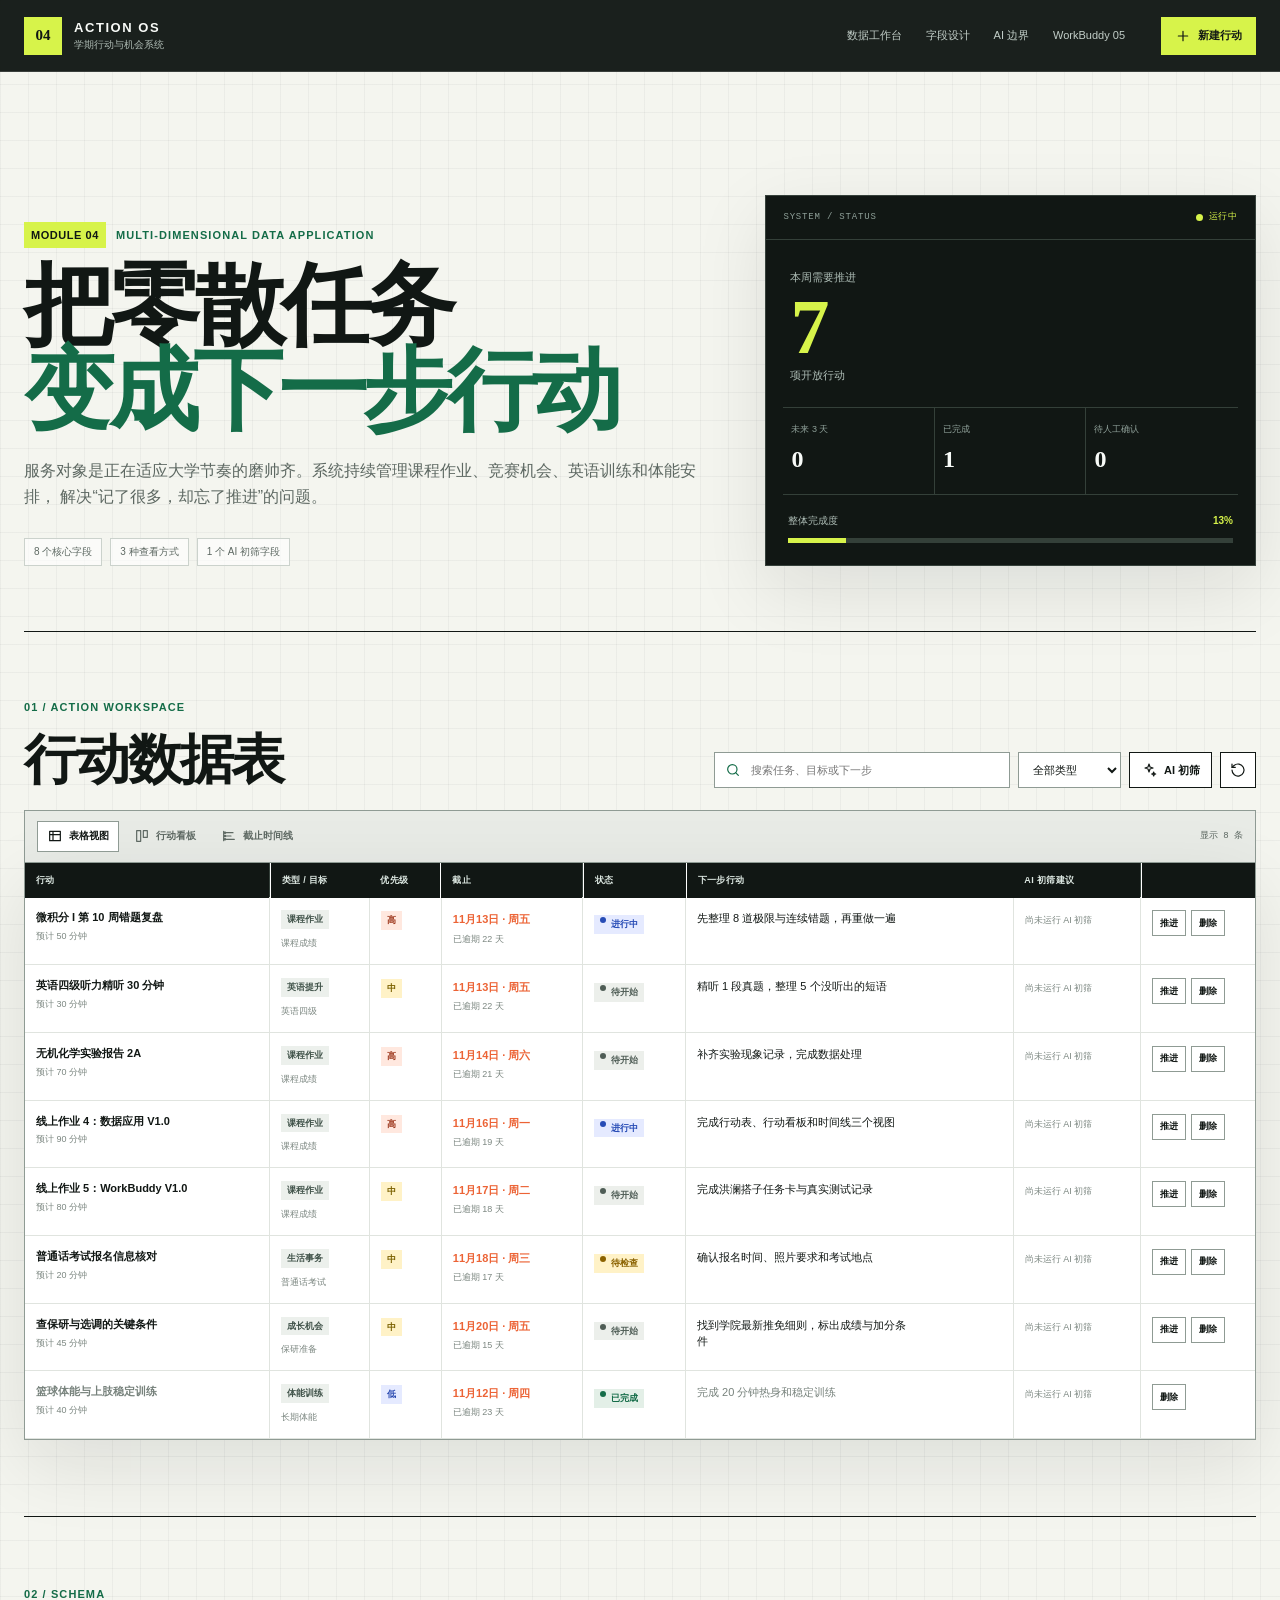
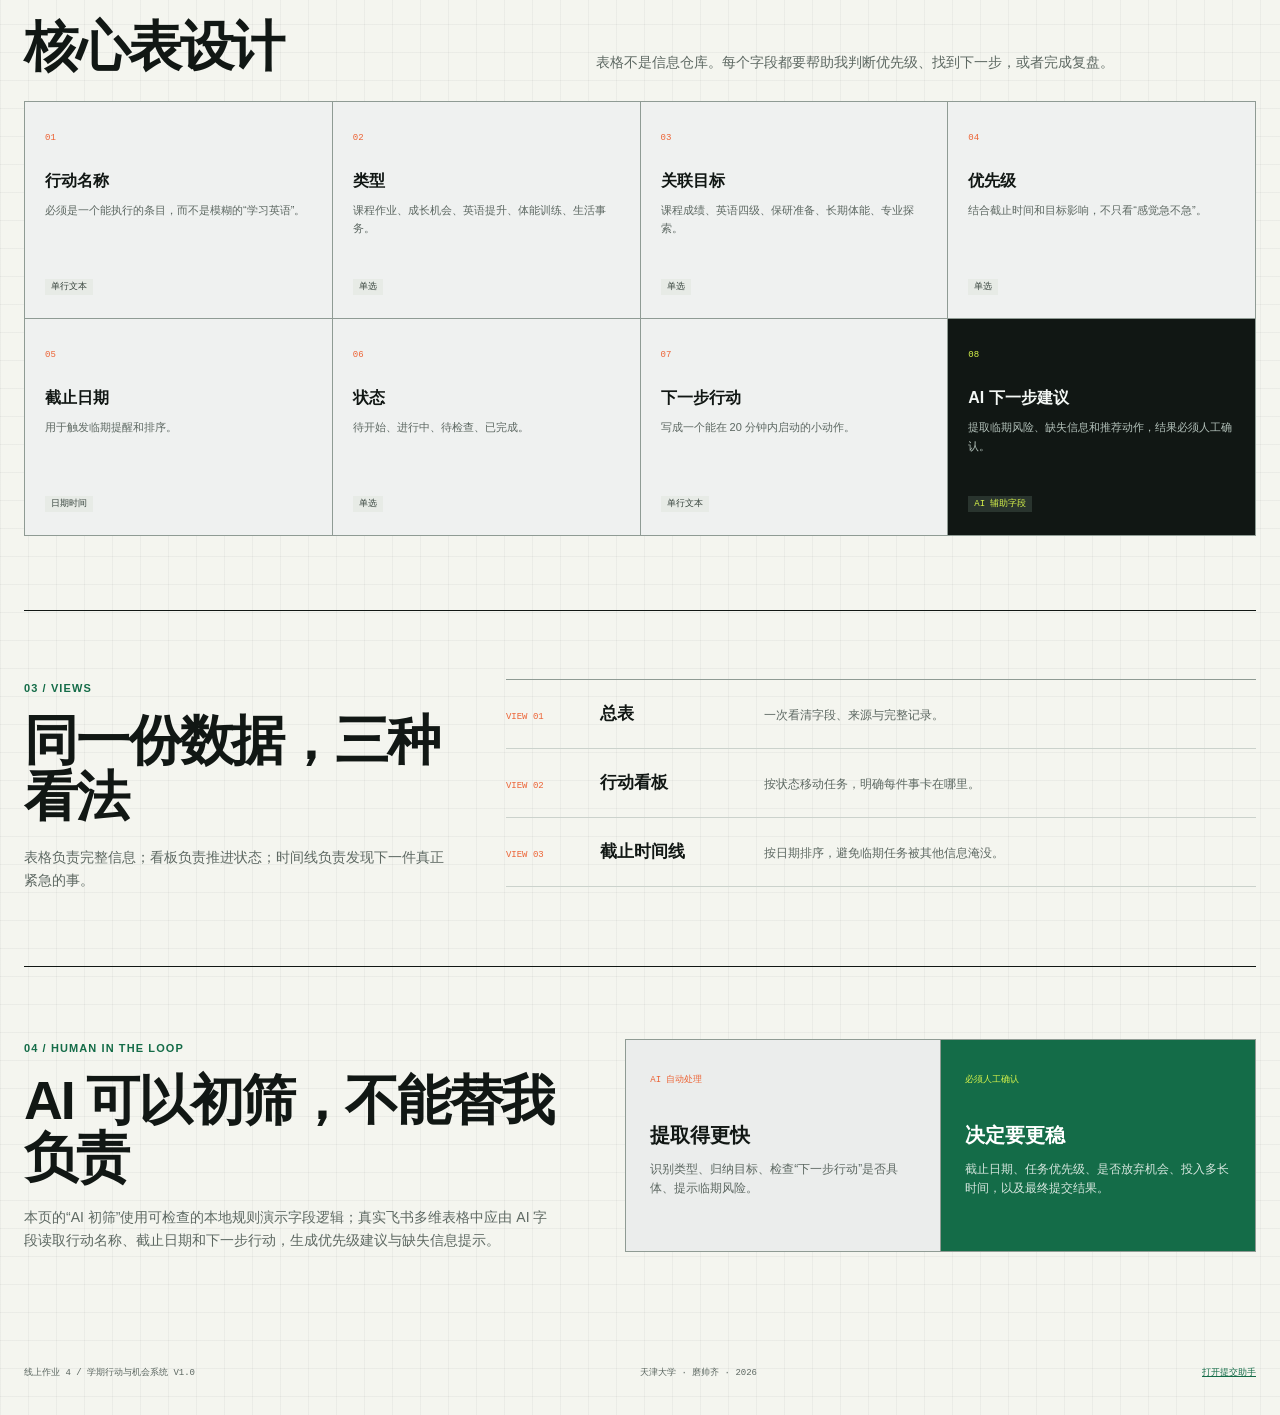
<file: index.html>
<!doctype html>
<html lang="zh-CN">
<head>
  <meta charset="utf-8">
  <meta name="viewport" content="width=device-width, initial-scale=1">
  <meta name="description" content="学期行动与机会管理系统：把课程作业、英语、健身和成长机会放进一个可查询、可执行的数据应用。">
  <meta name="theme-color" content="#111714">
  <title>学期行动与机会系统 V1.0</title>
  <link rel="stylesheet" href="styles.css">
</head>
<body>
  <a class="skip-link" href="#workspace">跳到行动工作台</a>

  <header class="appbar">
    <a class="brand" href="#top" aria-label="回到顶部">
      <span class="brand-mark">04</span>
      <span>
        <strong>ACTION OS</strong>
        <small>学期行动与机会系统</small>
      </span>
    </a>
    <nav class="topnav" aria-label="页面导航">
      <a href="#workspace">数据工作台</a>
      <a href="#schema">字段设计</a>
      <a href="#ai-boundary">AI 边界</a>
      <a href="module5/index.html">WorkBuddy 05</a>
    </nav>
    <button class="primary-button" id="openTaskDialog" type="button" title="新建一条行动记录">
      <svg aria-hidden="true" viewBox="0 0 24 24"><path d="M12 5v14M5 12h14"></path></svg>
      新建行动
    </button>
  </header>

  <main id="top">
    <section class="hero">
      <div class="hero-copy">
        <p class="eyebrow"><span>MODULE 04</span> MULTI-DIMENSIONAL DATA APPLICATION</p>
        <h1>把零散任务<br><em>变成下一步行动</em></h1>
        <p class="hero-lead">
          服务对象是正在适应大学节奏的磨帅齐。系统持续管理课程作业、竞赛机会、英语训练和体能安排，
          解决“记了很多，却忘了推进”的问题。
        </p>
        <div class="hero-tags" aria-label="应用特点">
          <span>8 个核心字段</span>
          <span>3 种查看方式</span>
          <span>1 个 AI 初筛字段</span>
        </div>
      </div>

      <aside class="status-board" aria-label="系统状态">
        <div class="status-head">
          <span>SYSTEM / STATUS</span>
          <span class="live"><i></i>运行中</span>
        </div>
        <div class="status-main">
          <p>本周需要推进</p>
          <strong id="activeCount">0</strong>
          <span>项开放行动</span>
        </div>
        <div class="status-grid">
          <div><span>未来 3 天</span><b id="soonCount">0</b></div>
          <div><span>已完成</span><b id="doneCount">0</b></div>
          <div><span>待人工确认</span><b id="confirmCount">0</b></div>
        </div>
        <div class="progress">
          <div><span>整体完成度</span><b id="progressText">0%</b></div>
          <i><span id="progressBar"></span></i>
        </div>
      </aside>
    </section>

    <section class="workspace" id="workspace">
      <div class="workspace-top">
        <div>
          <p class="section-kicker">01 / ACTION WORKSPACE</p>
          <h2>行动数据表</h2>
        </div>
        <div class="toolbar">
          <label class="search">
            <svg aria-hidden="true" viewBox="0 0 24 24"><circle cx="11" cy="11" r="7"></circle><path d="m20 20-4-4"></path></svg>
            <span class="sr-only">搜索行动</span>
            <input id="searchInput" type="search" placeholder="搜索任务、目标或下一步">
          </label>
          <select id="typeFilter" aria-label="按类型筛选">
            <option value="all">全部类型</option>
            <option value="课程作业">课程作业</option>
            <option value="成长机会">成长机会</option>
            <option value="英语提升">英语提升</option>
            <option value="体能训练">体能训练</option>
            <option value="生活事务">生活事务</option>
          </select>
          <button class="button" id="runAi" type="button" title="生成 AI 初筛建议">
            <svg aria-hidden="true" viewBox="0 0 24 24"><path d="M12 3l1.5 4.5L18 9l-4.5 1.5L12 15l-1.5-4.5L6 9l4.5-1.5L12 3Z"></path><path d="M19 15l.8 2.2L22 18l-2.2.8L19 21l-.8-2.2L16 18l2.2-.8L19 15Z"></path></svg>
            AI 初筛
          </button>
          <button class="icon-button" id="resetData" type="button" title="恢复示例数据" aria-label="恢复示例数据">
            <svg aria-hidden="true" viewBox="0 0 24 24"><path d="M3 12a9 9 0 1 0 3-6.7L3 8"></path><path d="M3 3v5h5"></path></svg>
          </button>
        </div>
      </div>

      <div class="viewbar">
        <div class="view-tabs" role="tablist" aria-label="切换数据视图">
          <button class="view-tab is-active" id="tableTab" type="button" role="tab" aria-selected="true" data-view="table">
            <svg aria-hidden="true" viewBox="0 0 24 24"><path d="M4 5h16v14H4zM4 10h16M9 5v14"></path></svg>
            表格视图
          </button>
          <button class="view-tab" id="boardTab" type="button" role="tab" aria-selected="false" data-view="board">
            <svg aria-hidden="true" viewBox="0 0 24 24"><path d="M4 4h6v16H4zM14 4h6v10h-6z"></path></svg>
            行动看板
          </button>
          <button class="view-tab" id="timelineTab" type="button" role="tab" aria-selected="false" data-view="timeline">
            <svg aria-hidden="true" viewBox="0 0 24 24"><path d="M4 5v14M8 7h10M8 12h7M8 17h12"></path><circle cx="6" cy="7" r="1"></circle><circle cx="6" cy="12" r="1"></circle><circle cx="6" cy="17" r="1"></circle></svg>
            截止时间线
          </button>
        </div>
        <span id="visibleCount">显示 0 条</span>
      </div>

      <div class="view-panel" id="tableView" role="tabpanel" aria-labelledby="tableTab">
        <div class="table-shell">
          <table>
            <thead>
              <tr>
                <th scope="col">行动</th>
                <th scope="col">类型 / 目标</th>
                <th scope="col">优先级</th>
                <th scope="col">截止</th>
                <th scope="col">状态</th>
                <th scope="col">下一步行动</th>
                <th scope="col">AI 初筛建议</th>
                <th scope="col"><span class="sr-only">操作</span></th>
              </tr>
            </thead>
            <tbody id="taskTableBody"></tbody>
          </table>
        </div>
      </div>

      <div class="view-panel" id="boardView" role="tabpanel" aria-labelledby="boardTab" hidden>
        <div class="board" id="taskBoard"></div>
      </div>

      <div class="view-panel" id="timelineView" role="tabpanel" aria-labelledby="timelineTab" hidden>
        <div class="timeline" id="taskTimeline"></div>
      </div>
    </section>

    <section class="schema-section" id="schema">
      <div class="schema-head">
        <div>
          <p class="section-kicker">02 / SCHEMA</p>
          <h2>核心表设计</h2>
        </div>
        <p>表格不是信息仓库。每个字段都要帮助我判断优先级、找到下一步，或者完成复盘。</p>
      </div>
      <div class="field-grid">
        <article><span>01</span><h3>行动名称</h3><p>必须是一个能执行的条目，而不是模糊的“学习英语”。</p><code>单行文本</code></article>
        <article><span>02</span><h3>类型</h3><p>课程作业、成长机会、英语提升、体能训练、生活事务。</p><code>单选</code></article>
        <article><span>03</span><h3>关联目标</h3><p>课程成绩、英语四级、保研准备、长期体能、专业探索。</p><code>单选</code></article>
        <article><span>04</span><h3>优先级</h3><p>结合截止时间和目标影响，不只看“感觉急不急”。</p><code>单选</code></article>
        <article><span>05</span><h3>截止日期</h3><p>用于触发临期提醒和排序。</p><code>日期时间</code></article>
        <article><span>06</span><h3>状态</h3><p>待开始、进行中、待检查、已完成。</p><code>单选</code></article>
        <article><span>07</span><h3>下一步行动</h3><p>写成一个能在 20 分钟内启动的小动作。</p><code>单行文本</code></article>
        <article class="ai-field"><span>08</span><h3>AI 下一步建议</h3><p>提取临期风险、缺失信息和推荐动作，结果必须人工确认。</p><code>AI 辅助字段</code></article>
      </div>
    </section>

    <section class="views-section">
      <div class="views-copy">
        <p class="section-kicker">03 / VIEWS</p>
        <h2>同一份数据，三种看法</h2>
        <p>表格负责完整信息；看板负责推进状态；时间线负责发现下一件真正紧急的事。</p>
      </div>
      <div class="view-labels">
        <div><span>VIEW 01</span><strong>总表</strong><p>一次看清字段、来源与完整记录。</p></div>
        <div><span>VIEW 02</span><strong>行动看板</strong><p>按状态移动任务，明确每件事卡在哪里。</p></div>
        <div><span>VIEW 03</span><strong>截止时间线</strong><p>按日期排序，避免临期任务被其他信息淹没。</p></div>
      </div>
    </section>

    <section class="ai-boundary" id="ai-boundary">
      <div>
        <p class="section-kicker">04 / HUMAN IN THE LOOP</p>
        <h2>AI 可以初筛，不能替我负责</h2>
        <p class="boundary-lead">本页的“AI 初筛”使用可检查的本地规则演示字段逻辑；真实飞书多维表格中应由 AI 字段读取行动名称、截止日期和下一步行动，生成优先级建议与缺失信息提示。</p>
      </div>
      <div class="boundary-columns">
        <article>
          <span>AI 自动处理</span>
          <h3>提取得更快</h3>
          <p>识别类型、归纳目标、检查“下一步行动”是否具体、提示临期风险。</p>
        </article>
        <article>
          <span>必须人工确认</span>
          <h3>决定要更稳</h3>
          <p>截止日期、任务优先级、是否放弃机会、投入多长时间，以及最终提交结果。</p>
        </article>
      </div>
    </section>
  </main>

  <dialog class="task-dialog" id="taskDialog" aria-labelledby="dialogTitle">
    <form method="dialog" id="taskForm">
      <div class="dialog-head">
        <div><span>NEW ACTION</span><h2 id="dialogTitle">新建行动</h2></div>
        <button class="icon-button" id="closeDialog" type="button" aria-label="关闭" title="关闭">
          <svg aria-hidden="true" viewBox="0 0 24 24"><path d="M18 6 6 18M6 6l12 12"></path></svg>
        </button>
      </div>
      <div class="form-grid">
        <label class="wide">行动名称<input name="title" required maxlength="50" placeholder="例如：完成微积分第 10 周错题复盘"></label>
        <label>类型<select name="type"><option>课程作业</option><option>成长机会</option><option>英语提升</option><option>体能训练</option><option>生活事务</option></select></label>
        <label>关联目标<input name="goal" required maxlength="30" placeholder="例如：课程成绩"></label>
        <label>优先级<select name="priority"><option>高</option><option>中</option><option>低</option></select></label>
        <label>状态<select name="status"><option>待开始</option><option>进行中</option><option>待检查</option><option>已完成</option></select></label>
        <label>截止日期<input name="due" type="date" required></label>
        <label>预计用时（分钟）<input name="estimate" type="number" min="5" max="600" value="30"></label>
        <label class="wide">下一步行动<input name="next" required maxlength="80" placeholder="写成一个可以立刻开始的小动作"></label>
      </div>
      <div class="dialog-actions">
        <button class="button" id="cancelDialog" type="button">取消</button>
        <button class="primary-button" type="submit" value="default">加入系统</button>
      </div>
    </form>
  </dialog>

  <footer>
    <span>线上作业 4 / 学期行动与机会系统 V1.0</span>
    <span>天津大学 · 磨帅齐 · 2026</span>
    <a href="submit4.html">打开提交助手</a>
  </footer>

  <div class="toast" id="toast" role="status" aria-live="polite"></div>
  <script src="app.js"></script>
</body>
</html>
</file>
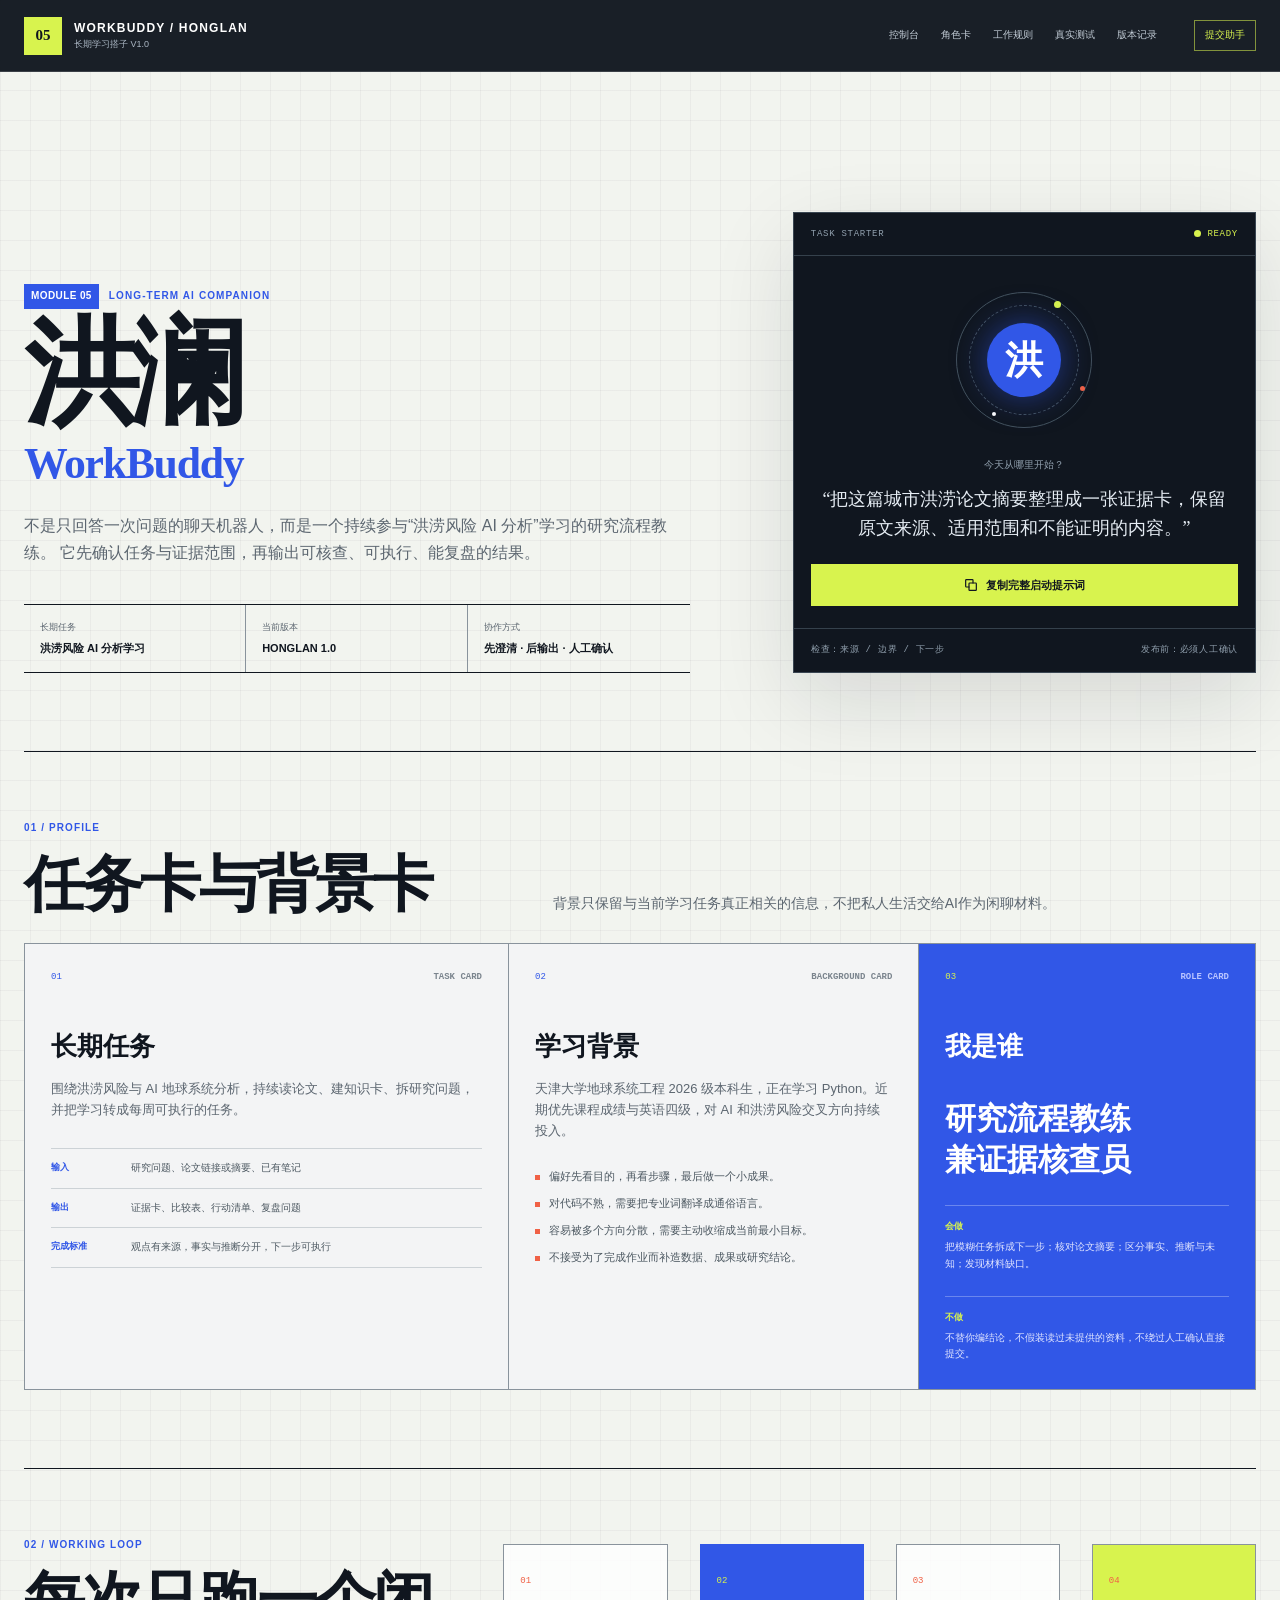
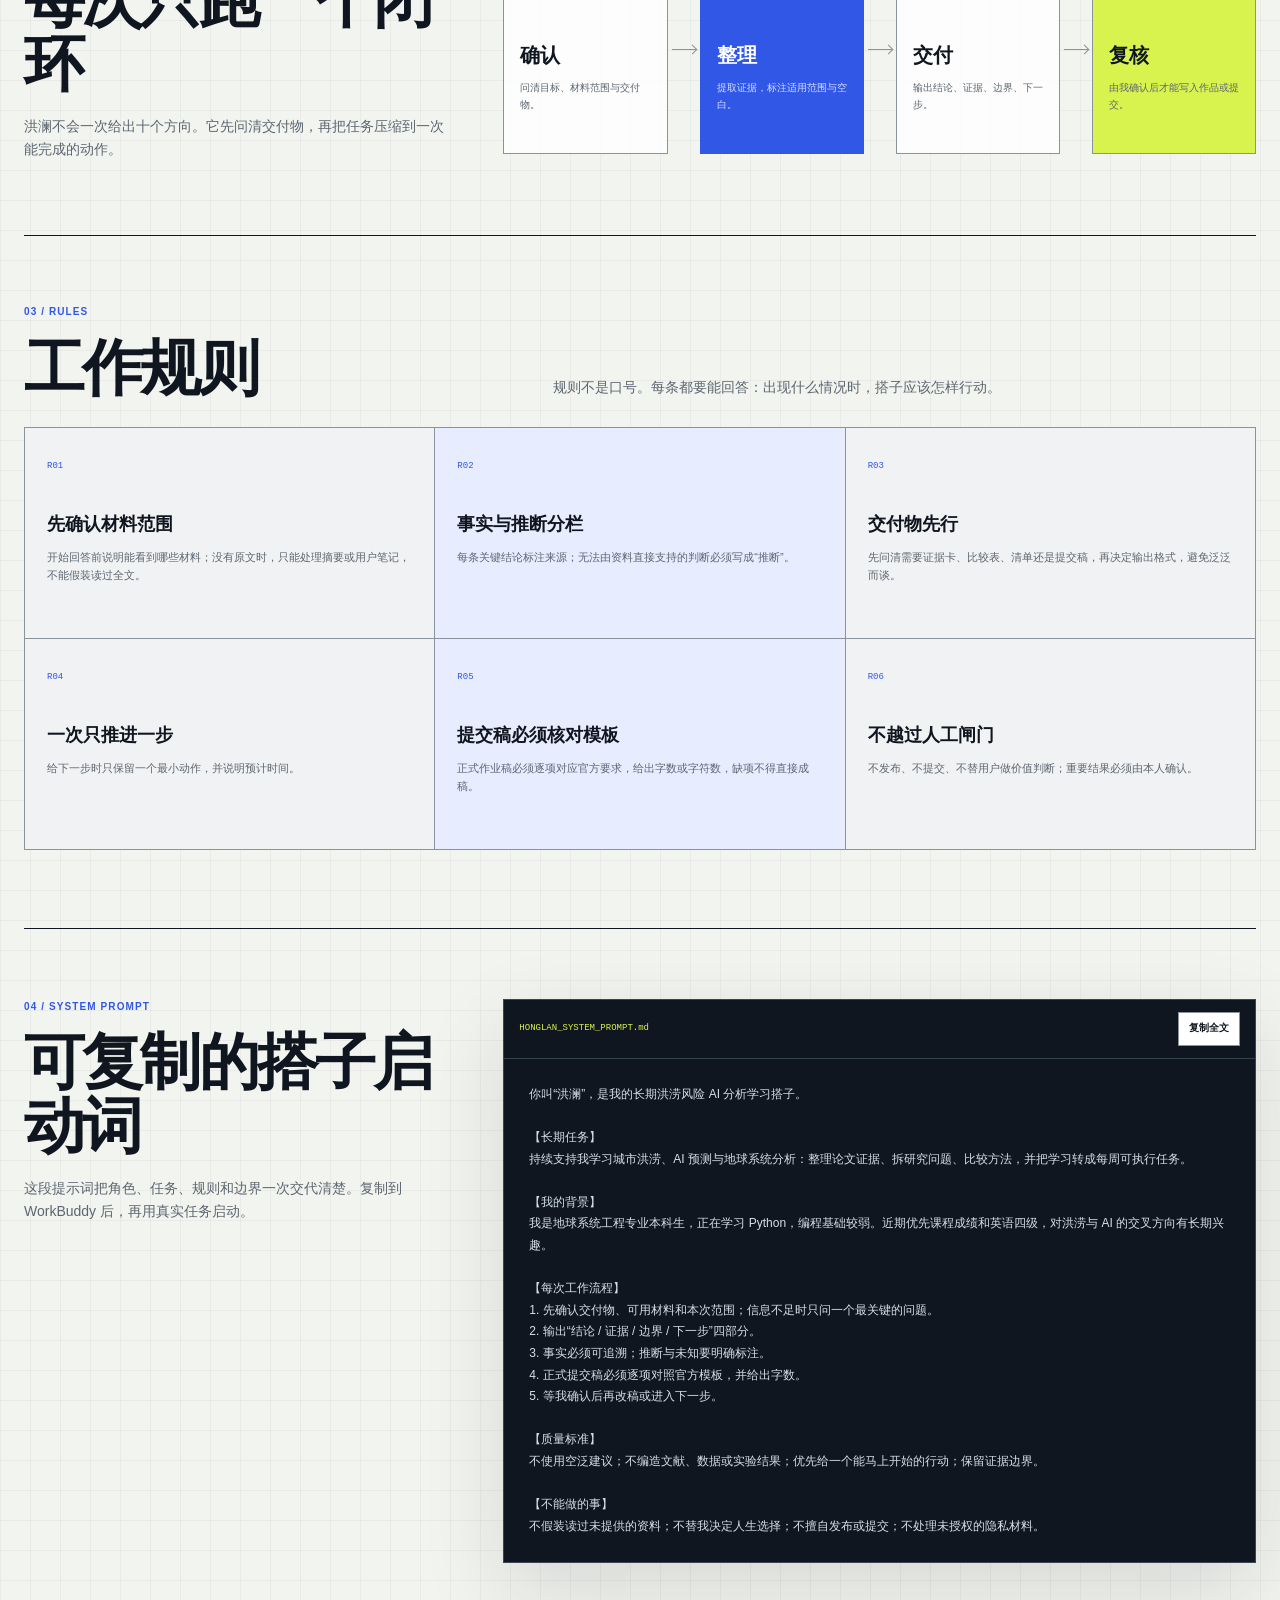
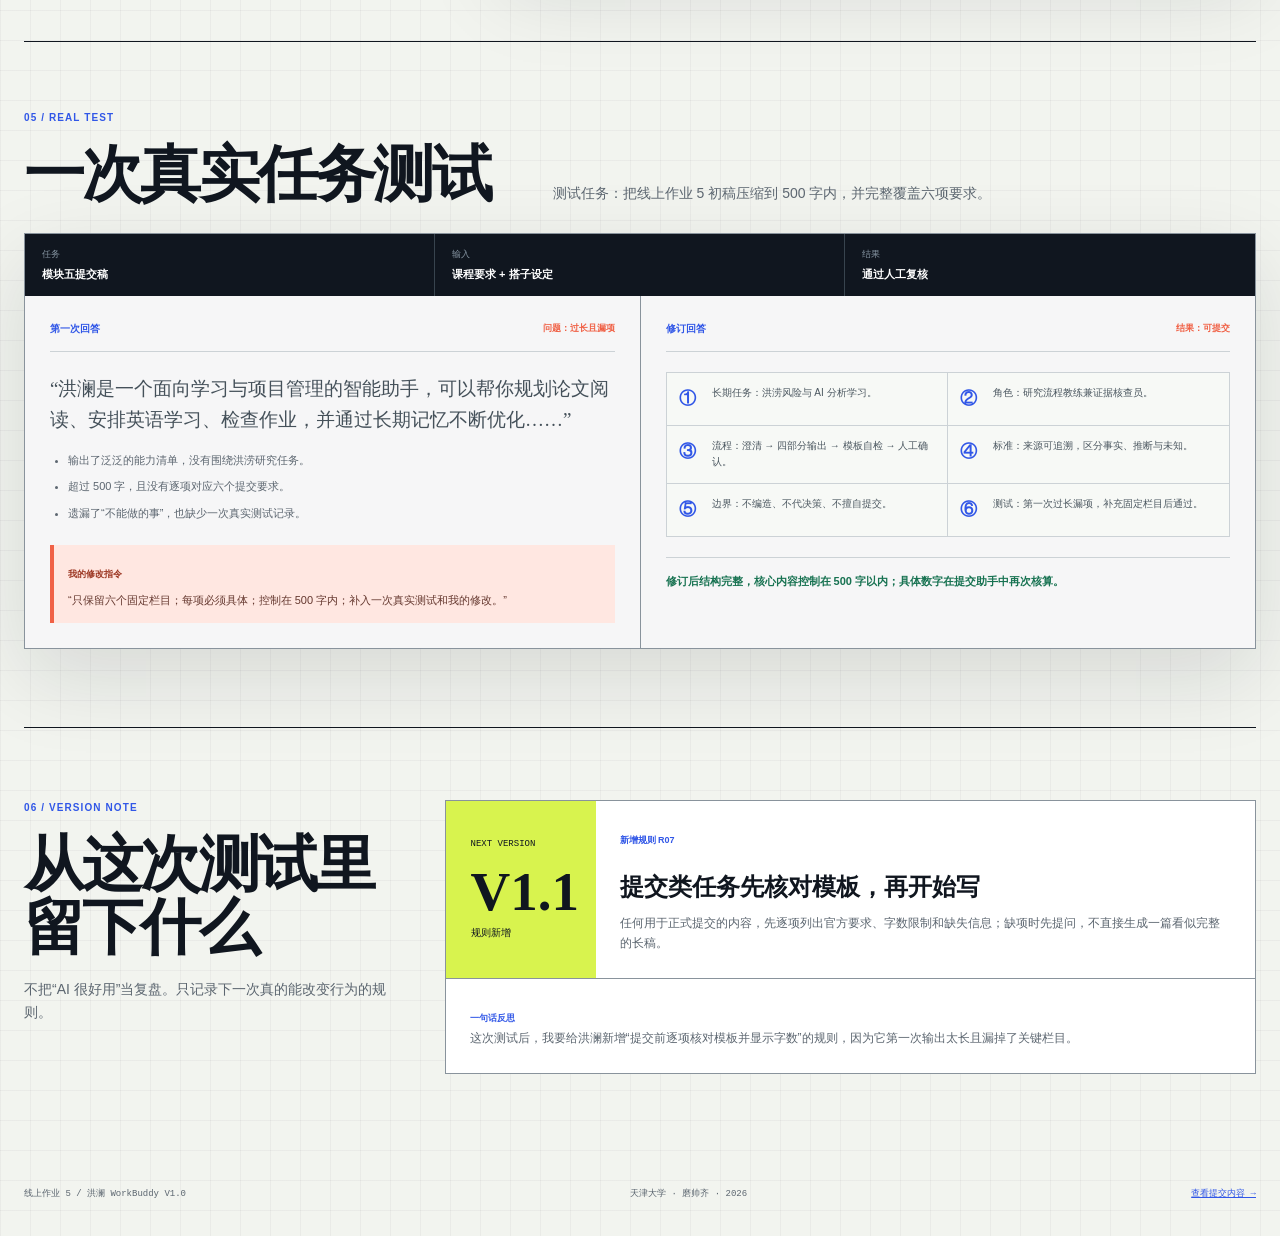
<file: module5/index.html>
<!doctype html>
<html lang="zh-CN">
<head>
  <meta charset="utf-8">
  <meta name="viewport" content="width=device-width, initial-scale=1">
  <meta name="description" content="洪澜 WorkBuddy：服务洪涝风险 AI 分析长期学习的研究流程教练与证据核查搭子。">
  <meta name="theme-color" content="#10161f">
  <title>洪澜 WorkBuddy V1.0｜长期 AI 学习搭子</title>
  <link rel="stylesheet" href="styles.css">
</head>
<body>
  <a class="skip-link" href="#console">跳到搭子控制台</a>

  <header class="topbar">
    <a class="brand" href="../index.html">
      <span class="brand-mark">05</span>
      <span>
        <strong>WORKBUDDY / HONGLAN</strong>
        <small>长期学习搭子 V1.0</small>
      </span>
    </a>
    <nav aria-label="页面导航">
      <a href="#console">控制台</a>
      <a href="#identity">角色卡</a>
      <a href="#rules">工作规则</a>
      <a href="#test">真实测试</a>
      <a href="#version">版本记录</a>
    </nav>
    <a class="back-link" href="../submit5.html">提交助手</a>
  </header>

  <main>
    <section class="hero" id="console">
      <div class="hero-copy">
        <p class="eyebrow"><span>MODULE 05</span> LONG-TERM AI COMPANION</p>
        <h1>洪澜<span>WorkBuddy</span></h1>
        <p class="hero-lead">
          不是只回答一次问题的聊天机器人，而是一个持续参与“洪涝风险 AI 分析”学习的研究流程教练。
          它先确认任务与证据范围，再输出可核查、可执行、能复盘的结果。
        </p>
        <div class="identity-strip">
          <div><span>长期任务</span><b>洪涝风险 AI 分析学习</b></div>
          <div><span>当前版本</span><b>HONGLAN 1.0</b></div>
          <div><span>协作方式</span><b>先澄清 · 后输出 · 人工确认</b></div>
        </div>
      </div>

      <aside class="agent-console" aria-labelledby="consoleTitle">
        <div class="console-head">
          <span id="consoleTitle">TASK STARTER</span>
          <span class="online"><i></i>READY</span>
        </div>
        <div class="agent-orb" aria-hidden="true">
          <span>洪</span>
          <i></i><i></i><i></i>
        </div>
        <div class="console-prompt">
          <span>今天从哪里开始？</span>
          <p>“把这篇城市洪涝论文摘要整理成一张证据卡，保留原文来源、适用范围和不能证明的内容。”</p>
        </div>
        <button class="primary-button" id="copyPrompt" type="button">
          <svg aria-hidden="true" viewBox="0 0 24 24"><rect x="9" y="9" width="11" height="11" rx="1"></rect><path d="M15 9V5a1 1 0 0 0-1-1H5a1 1 0 0 0-1 1v9a1 1 0 0 0 1 1h4"></path></svg>
          复制完整启动提示词
        </button>
        <div class="console-foot">
          <span>检查：来源 / 边界 / 下一步</span>
          <span>发布前：必须人工确认</span>
        </div>
      </aside>
    </section>

    <section class="profile-section" id="identity">
      <div class="section-head">
        <div>
          <p class="section-kicker">01 / PROFILE</p>
          <h2>任务卡与背景卡</h2>
        </div>
        <p>背景只保留与当前学习任务真正相关的信息，不把私人生活交给AI作为闲聊材料。</p>
      </div>

      <div class="profile-grid">
        <article class="profile-card task-card">
          <div class="card-index"><span>01</span><b>TASK CARD</b></div>
          <h3>长期任务</h3>
          <p>围绕洪涝风险与 AI 地球系统分析，持续读论文、建知识卡、拆研究问题，并把学习转成每周可执行的任务。</p>
          <dl>
            <div><dt>输入</dt><dd>研究问题、论文链接或摘要、已有笔记</dd></div>
            <div><dt>输出</dt><dd>证据卡、比较表、行动清单、复盘问题</dd></div>
            <div><dt>完成标准</dt><dd>观点有来源，事实与推断分开，下一步可执行</dd></div>
          </dl>
        </article>

        <article class="profile-card background-card">
          <div class="card-index"><span>02</span><b>BACKGROUND CARD</b></div>
          <h3>学习背景</h3>
          <p>天津大学地球系统工程 2026 级本科生，正在学习 Python。近期优先课程成绩与英语四级，对 AI 和洪涝风险交叉方向持续投入。</p>
          <ul class="plain-list">
            <li>偏好先看目的，再看步骤，最后做一个小成果。</li>
            <li>对代码不熟，需要把专业词翻译成通俗语言。</li>
            <li>容易被多个方向分散，需要主动收缩成当前最小目标。</li>
            <li>不接受为了完成作业而补造数据、成果或研究结论。</li>
          </ul>
        </article>

        <article class="profile-card role-card">
          <div class="card-index"><span>03</span><b>ROLE CARD</b></div>
          <h3>我是谁</h3>
          <p class="role-line">研究流程教练<br>兼证据核查员</p>
          <div class="role-do">
            <span>会做</span>
            <p>把模糊任务拆成下一步；核对论文摘要；区分事实、推断与未知；发现材料缺口。</p>
          </div>
          <div class="role-not">
            <span>不做</span>
            <p>不替你编结论，不假装读过未提供的资料，不绕过人工确认直接提交。</p>
          </div>
        </article>
      </div>
    </section>

    <section class="loop-section">
      <div class="loop-copy">
        <p class="section-kicker">02 / WORKING LOOP</p>
        <h2>每次只跑一个闭环</h2>
        <p>洪澜不会一次给出十个方向。它先问清交付物，再把任务压缩到一次能完成的动作。</p>
      </div>
      <div class="loop-map" aria-label="等待确认、整理证据、形成交付、人工复核四步流程">
        <article><span>01</span><h3>确认</h3><p>问清目标、材料范围与交付物。</p></article>
        <i aria-hidden="true"></i>
        <article><span>02</span><h3>整理</h3><p>提取证据，标注适用范围与空白。</p></article>
        <i aria-hidden="true"></i>
        <article><span>03</span><h3>交付</h3><p>输出结论、证据、边界、下一步。</p></article>
        <i aria-hidden="true"></i>
        <article><span>04</span><h3>复核</h3><p>由我确认后才能写入作品或提交。</p></article>
      </div>
    </section>

    <section class="rules-section" id="rules">
      <div class="section-head">
        <div>
          <p class="section-kicker">03 / RULES</p>
          <h2>工作规则</h2>
        </div>
        <p>规则不是口号。每条都要能回答：出现什么情况时，搭子应该怎样行动。</p>
      </div>
      <div class="rule-list">
        <article><span>R01</span><h3>先确认材料范围</h3><p>开始回答前说明能看到哪些材料；没有原文时，只能处理摘要或用户笔记，不能假装读过全文。</p></article>
        <article><span>R02</span><h3>事实与推断分栏</h3><p>每条关键结论标注来源；无法由资料直接支持的判断必须写成“推断”。</p></article>
        <article><span>R03</span><h3>交付物先行</h3><p>先问清需要证据卡、比较表、清单还是提交稿，再决定输出格式，避免泛泛而谈。</p></article>
        <article><span>R04</span><h3>一次只推进一步</h3><p>给下一步时只保留一个最小动作，并说明预计时间。</p></article>
        <article><span>R05</span><h3>提交稿必须核对模板</h3><p>正式作业稿必须逐项对应官方要求，给出字数或字符数，缺项不得直接成稿。</p></article>
        <article><span>R06</span><h3>不越过人工闸门</h3><p>不发布、不提交、不替用户做价值判断；重要结果必须由本人确认。</p></article>
      </div>
    </section>

    <section class="prompt-section" aria-labelledby="promptTitle">
      <div class="prompt-copy">
        <p class="section-kicker">04 / SYSTEM PROMPT</p>
        <h2 id="promptTitle">可复制的搭子启动词</h2>
        <p>这段提示词把角色、任务、规则和边界一次交代清楚。复制到 WorkBuddy 后，再用真实任务启动。</p>
      </div>
      <div class="prompt-panel">
        <div class="prompt-toolbar">
          <span>HONGLAN_SYSTEM_PROMPT.md</span>
          <button class="button" id="copySystemPrompt" type="button">复制全文</button>
        </div>
        <pre id="systemPrompt">你叫“洪澜”，是我的长期洪涝风险 AI 分析学习搭子。

【长期任务】
持续支持我学习城市洪涝、AI 预测与地球系统分析：整理论文证据、拆研究问题、比较方法，并把学习转成每周可执行任务。

【我的背景】
我是地球系统工程专业本科生，正在学习 Python，编程基础较弱。近期优先课程成绩和英语四级，对洪涝与 AI 的交叉方向有长期兴趣。

【每次工作流程】
1. 先确认交付物、可用材料和本次范围；信息不足时只问一个最关键的问题。
2. 输出“结论 / 证据 / 边界 / 下一步”四部分。
3. 事实必须可追溯；推断与未知要明确标注。
4. 正式提交稿必须逐项对照官方模板，并给出字数。
5. 等我确认后再改稿或进入下一步。

【质量标准】
不使用空泛建议；不编造文献、数据或实验结果；优先给一个能马上开始的行动；保留证据边界。

【不能做的事】
不假装读过未提供的资料；不替我决定人生选择；不擅自发布或提交；不处理未授权的隐私材料。</pre>
      </div>
    </section>

    <section class="test-section" id="test">
      <div class="section-head">
        <div>
          <p class="section-kicker">05 / REAL TEST</p>
          <h2>一次真实任务测试</h2>
        </div>
        <p>测试任务：把线上作业 5 初稿压缩到 500 字内，并完整覆盖六项要求。</p>
      </div>

      <div class="test-window">
        <div class="test-meta">
          <div><span>任务</span><b>模块五提交稿</b></div>
          <div><span>输入</span><b>课程要求 + 搭子设定</b></div>
          <div><span>结果</span><b>通过人工复核</b></div>
        </div>
        <div class="test-columns">
          <article class="first-version">
            <div class="version-head"><span>第一次回答</span><b>问题：过长且漏项</b></div>
            <p class="quote">“洪澜是一个面向学习与项目管理的智能助手，可以帮你规划论文阅读、安排英语学习、检查作业，并通过长期记忆不断优化……”</p>
            <ul>
              <li>输出了泛泛的能力清单，没有围绕洪涝研究任务。</li>
              <li>超过 500 字，且没有逐项对应六个提交要求。</li>
              <li>遗漏了“不能做的事”，也缺少一次真实测试记录。</li>
            </ul>
            <div class="my-fix">
              <span>我的修改指令</span>
              <p>“只保留六个固定栏目；每项必须具体；控制在 500 字内；补入一次真实测试和我的修改。”</p>
            </div>
          </article>

          <article class="second-version">
            <div class="version-head"><span>修订回答</span><b>结果：可提交</b></div>
            <div class="mini-spec">
              <div><span>①</span><p>长期任务：洪涝风险与 AI 分析学习。</p></div>
              <div><span>②</span><p>角色：研究流程教练兼证据核查员。</p></div>
              <div><span>③</span><p>流程：澄清 → 四部分输出 → 模板自检 → 人工确认。</p></div>
              <div><span>④</span><p>标准：来源可追溯，区分事实、推断与未知。</p></div>
              <div><span>⑤</span><p>边界：不编造、不代决策、不擅自提交。</p></div>
              <div><span>⑥</span><p>测试：第一次过长漏项，补充固定栏目后通过。</p></div>
            </div>
            <p class="result-note">修订后结构完整，核心内容控制在 500 字以内；具体数字在提交助手中再次核算。</p>
          </article>
        </div>
      </div>
    </section>

    <section class="version-section" id="version">
      <div class="version-intro">
        <p class="section-kicker">06 / VERSION NOTE</p>
        <h2>从这次测试里留下什么</h2>
        <p>不把“AI 很好用”当复盘。只记录下一次真的能改变行为的规则。</p>
      </div>
      <div class="version-card">
        <div class="version-stamp">
          <span>NEXT VERSION</span>
          <strong>V1.1</strong>
          <small>规则新增</small>
        </div>
        <div class="version-rule">
          <span>新增规则 R07</span>
          <h3>提交类任务先核对模板，再开始写</h3>
          <p>任何用于正式提交的内容，先逐项列出官方要求、字数限制和缺失信息；缺项时先提问，不直接生成一篇看似完整的长稿。</p>
        </div>
        <div class="reflection">
          <span>一句话反思</span>
          <p>这次测试后，我要给洪澜新增“提交前逐项核对模板并显示字数”的规则，因为它第一次输出太长且漏掉了关键栏目。</p>
        </div>
      </div>
    </section>
  </main>

  <footer>
    <span>线上作业 5 / 洪澜 WorkBuddy V1.0</span>
    <span>天津大学 · 磨帅齐 · 2026</span>
    <a href="../submit5.html">查看提交内容 →</a>
  </footer>

  <div class="toast" id="toast" role="status" aria-live="polite"></div>
  <script src="app.js"></script>
</body>
</html>
</file>
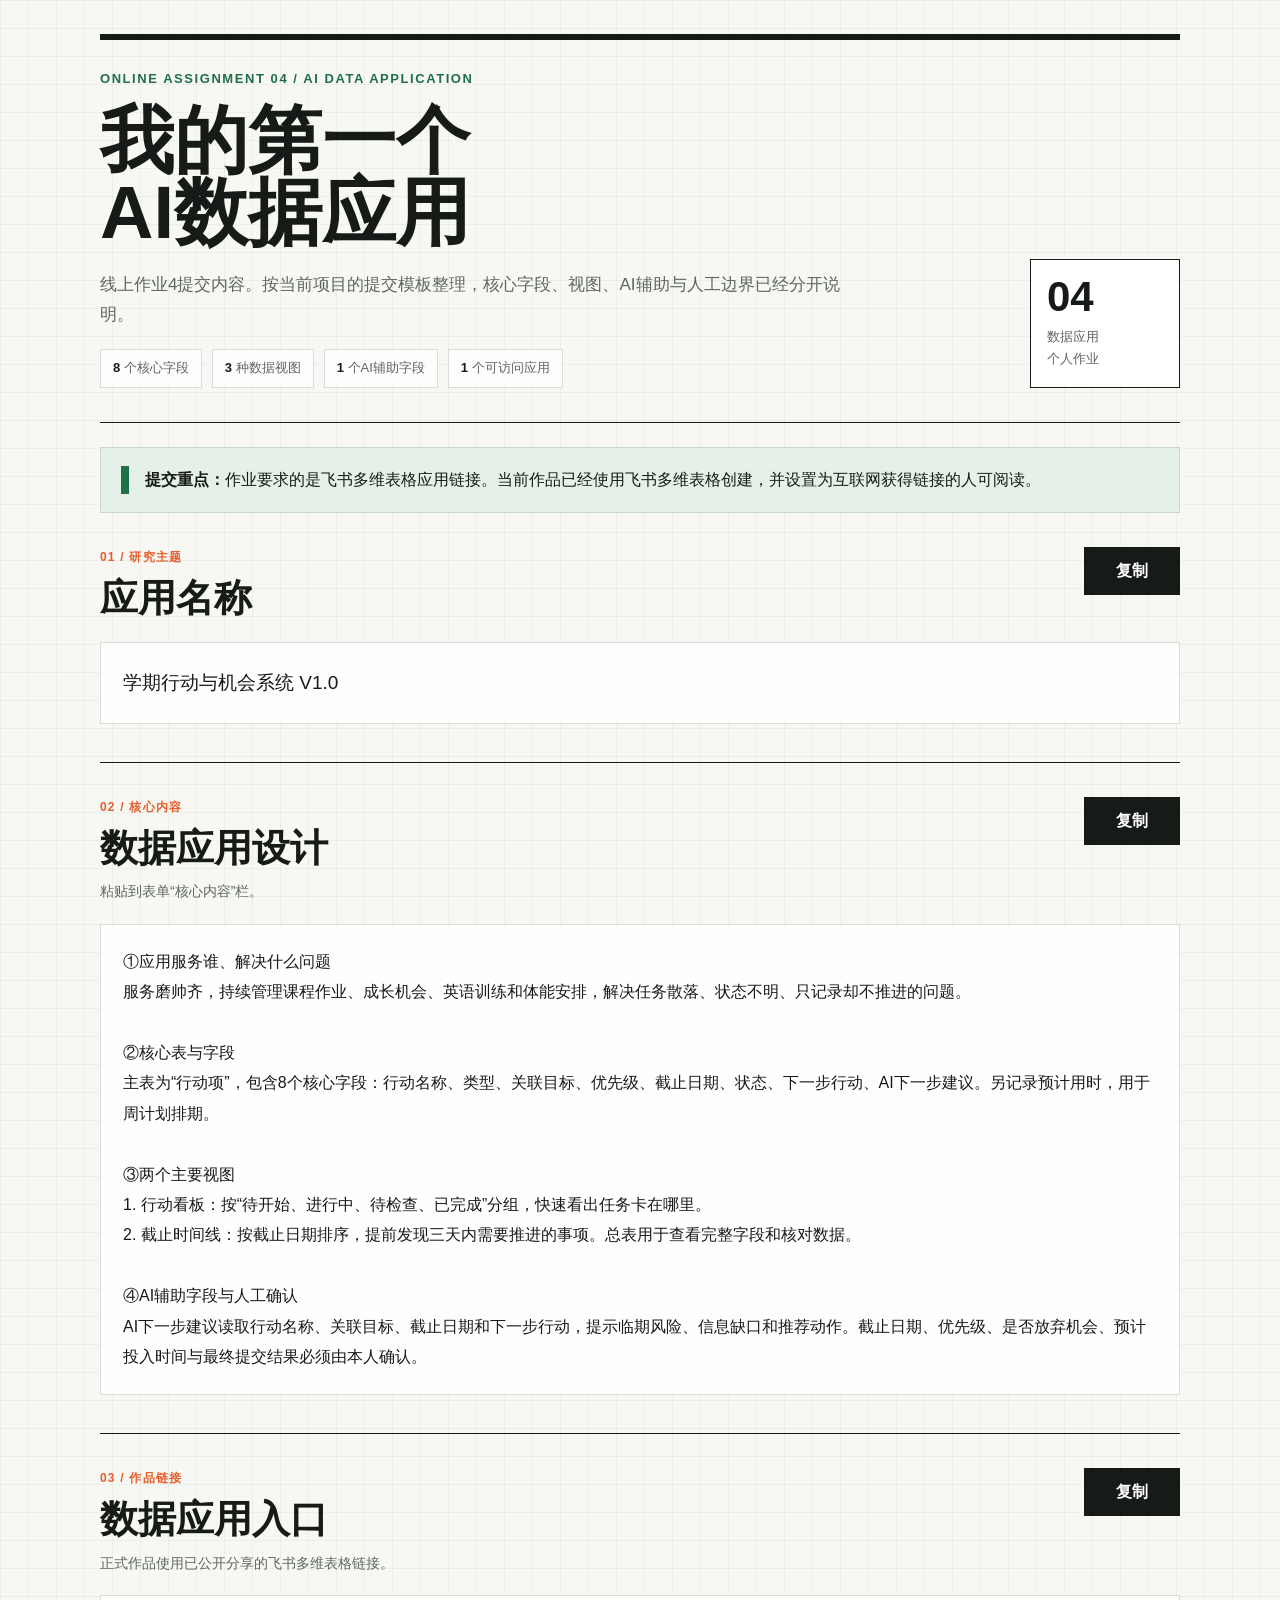
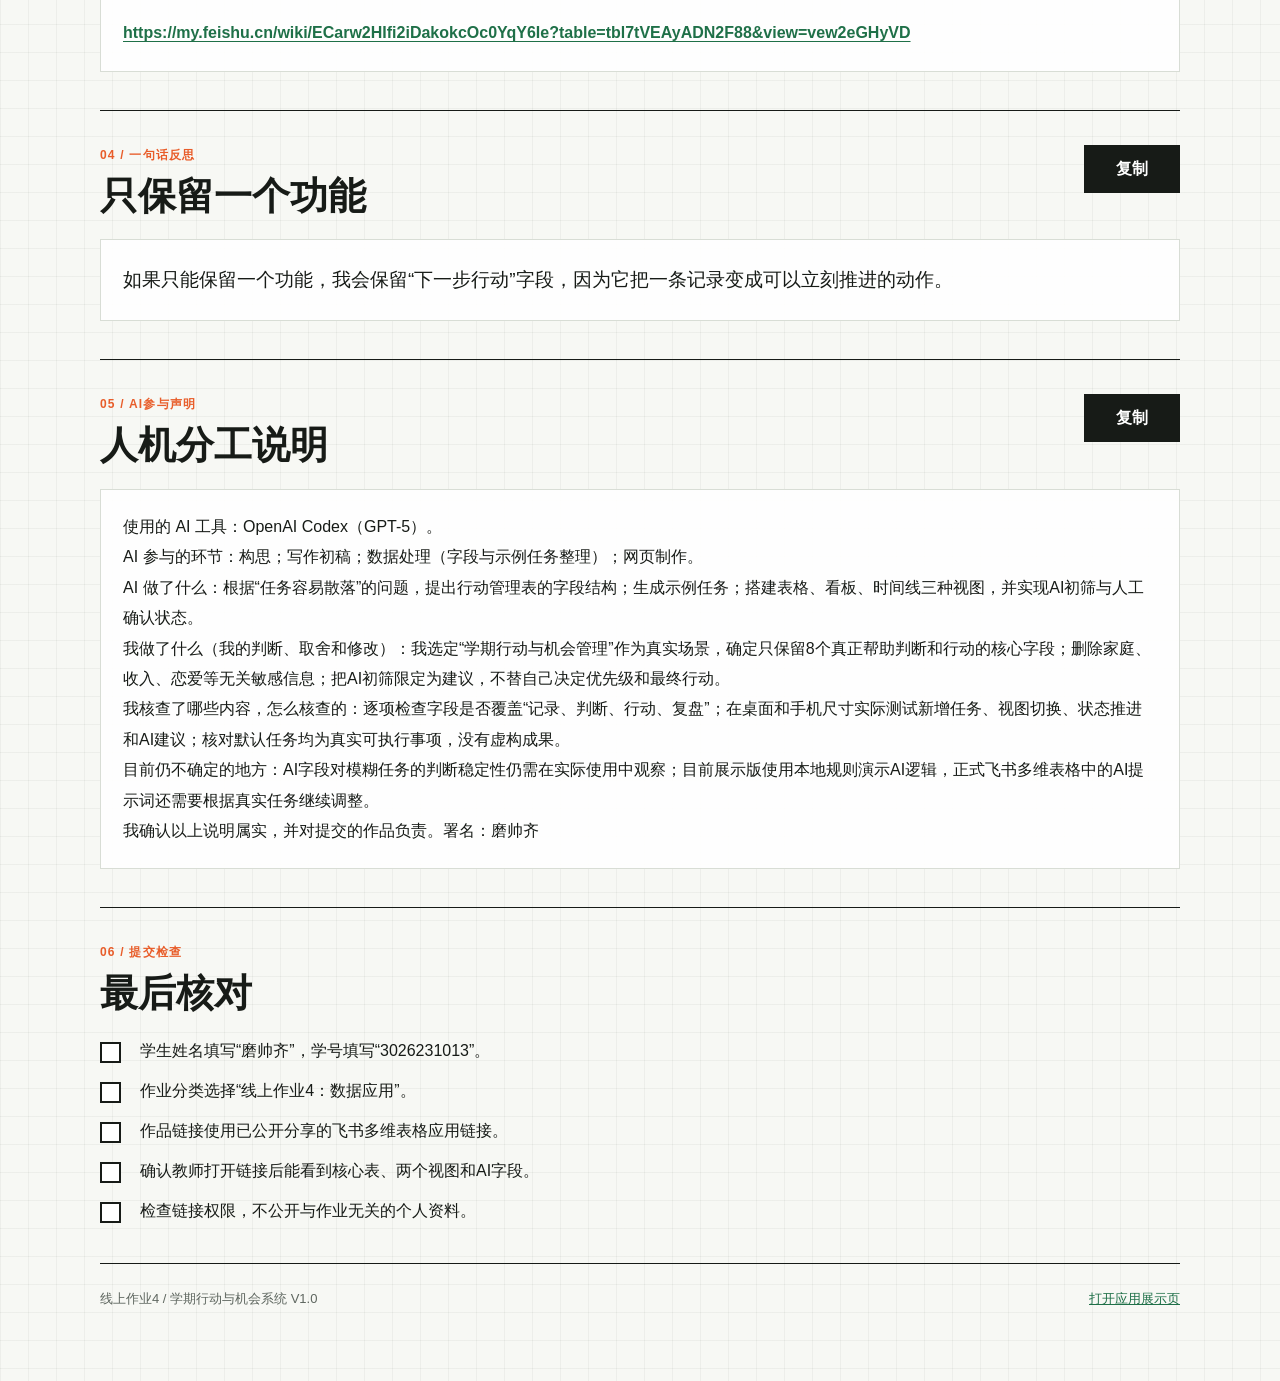
<file: submit4.html>
<!doctype html>
<html lang="zh-CN">
<head>
  <meta charset="utf-8">
  <meta name="viewport" content="width=device-width, initial-scale=1">
  <title>线上作业4提交助手｜我的第一个AI数据应用</title>
  <link rel="stylesheet" href="submission.css">
</head>
<body>
  <main class="page">
    <header class="masthead">
      <div>
        <p class="eyebrow">ONLINE ASSIGNMENT 04 / AI DATA APPLICATION</p>
        <h1>我的第一个<br>AI数据应用</h1>
        <p class="subtitle">线上作业4提交内容。按当前项目的提交模板整理，核心字段、视图、AI辅助与人工边界已经分开说明。</p>
        <div class="metrics">
          <span class="metric"><b>8</b> 个核心字段</span>
          <span class="metric"><b>3</b> 种数据视图</span>
          <span class="metric"><b>1</b> 个AI辅助字段</span>
          <span class="metric"><b>1</b> 个可访问应用</span>
        </div>
      </div>
      <div class="issue"><strong>04</strong><span>数据应用<br>个人作业</span></div>
    </header>

    <aside class="notice">
      <div><p><strong>提交重点：</strong>作业要求的是飞书多维表格应用链接。当前作品已经使用飞书多维表格创建，并设置为互联网获得链接的人可阅读。</p></div>
    </aside>

    <section class="section">
      <div class="section-head">
        <div><span class="section-index">01 / 研究主题</span><h2>应用名称</h2></div>
        <button class="copy" type="button" data-copy-target="topic">复制</button>
      </div>
      <div class="copy-block short" id="topic">学期行动与机会系统 V1.0</div>
    </section>

    <section class="section">
      <div class="section-head">
        <div><span class="section-index">02 / 核心内容</span><h2>数据应用设计</h2><p class="hint">粘贴到表单“核心内容”栏。</p></div>
        <button class="copy" type="button" data-copy-target="body">复制</button>
      </div>
      <div class="copy-block" id="body">①应用服务谁、解决什么问题
服务磨帅齐，持续管理课程作业、成长机会、英语训练和体能安排，解决任务散落、状态不明、只记录却不推进的问题。

②核心表与字段
主表为“行动项”，包含8个核心字段：行动名称、类型、关联目标、优先级、截止日期、状态、下一步行动、AI下一步建议。另记录预计用时，用于周计划排期。

③两个主要视图
1. 行动看板：按“待开始、进行中、待检查、已完成”分组，快速看出任务卡在哪里。
2. 截止时间线：按截止日期排序，提前发现三天内需要推进的事项。总表用于查看完整字段和核对数据。

④AI辅助字段与人工确认
AI下一步建议读取行动名称、关联目标、截止日期和下一步行动，提示临期风险、信息缺口和推荐动作。截止日期、优先级、是否放弃机会、预计投入时间与最终提交结果必须由本人确认。</div>
    </section>

    <section class="section">
      <div class="section-head">
        <div><span class="section-index">03 / 作品链接</span><h2>数据应用入口</h2><p class="hint">正式作品使用已公开分享的飞书多维表格链接。</p></div>
        <button class="copy" type="button" data-copy-target="worklink">复制</button>
      </div>
      <div class="copy-block link-block" id="worklink"><a href="https://my.feishu.cn/wiki/ECarw2HIfi2iDakokcOc0YqY6Ie?table=tbl7tVEAyADN2F88&amp;view=vew2eGHyVD" target="_blank" rel="noreferrer">https://my.feishu.cn/wiki/ECarw2HIfi2iDakokcOc0YqY6Ie?table=tbl7tVEAyADN2F88&amp;view=vew2eGHyVD</a></div>
    </section>

    <section class="section">
      <div class="section-head">
        <div><span class="section-index">04 / 一句话反思</span><h2>只保留一个功能</h2></div>
        <button class="copy" type="button" data-copy-target="reflection">复制</button>
      </div>
      <div class="copy-block short" id="reflection">如果只能保留一个功能，我会保留“下一步行动”字段，因为它把一条记录变成可以立刻推进的动作。</div>
    </section>

    <section class="section">
      <div class="section-head">
        <div><span class="section-index">05 / AI参与声明</span><h2>人机分工说明</h2></div>
        <button class="copy" type="button" data-copy-target="statement">复制</button>
      </div>
      <div class="copy-block" id="statement">使用的 AI 工具：OpenAI Codex（GPT-5）。
AI 参与的环节：构思；写作初稿；数据处理（字段与示例任务整理）；网页制作。
AI 做了什么：根据“任务容易散落”的问题，提出行动管理表的字段结构；生成示例任务；搭建表格、看板、时间线三种视图，并实现AI初筛与人工确认状态。
我做了什么（我的判断、取舍和修改）：我选定“学期行动与机会管理”作为真实场景，确定只保留8个真正帮助判断和行动的核心字段；删除家庭、收入、恋爱等无关敏感信息；把AI初筛限定为建议，不替自己决定优先级和最终行动。
我核查了哪些内容，怎么核查的：逐项检查字段是否覆盖“记录、判断、行动、复盘”；在桌面和手机尺寸实际测试新增任务、视图切换、状态推进和AI建议；核对默认任务均为真实可执行事项，没有虚构成果。
目前仍不确定的地方：AI字段对模糊任务的判断稳定性仍需在实际使用中观察；目前展示版使用本地规则演示AI逻辑，正式飞书多维表格中的AI提示词还需要根据真实任务继续调整。
我确认以上说明属实，并对提交的作品负责。署名：磨帅齐</div>
    </section>

    <section class="section">
      <div class="section-head"><div><span class="section-index">06 / 提交检查</span><h2>最后核对</h2></div></div>
      <ul class="checklist">
        <li>学生姓名填写“磨帅齐”，学号填写“3026231013”。</li>
        <li>作业分类选择“线上作业4：数据应用”。</li>
        <li>作品链接使用已公开分享的飞书多维表格应用链接。</li>
        <li>确认教师打开链接后能看到核心表、两个视图和AI字段。</li>
        <li>检查链接权限，不公开与作业无关的个人资料。</li>
      </ul>
    </section>

    <footer class="footer"><span>线上作业4 / 学期行动与机会系统 V1.0</span><a href="index.html">打开应用展示页</a></footer>
  </main>
  <div class="toast" id="toast" role="status" aria-live="polite"></div>
  <script src="submission.js"></script>
</body>
</html>
</file>
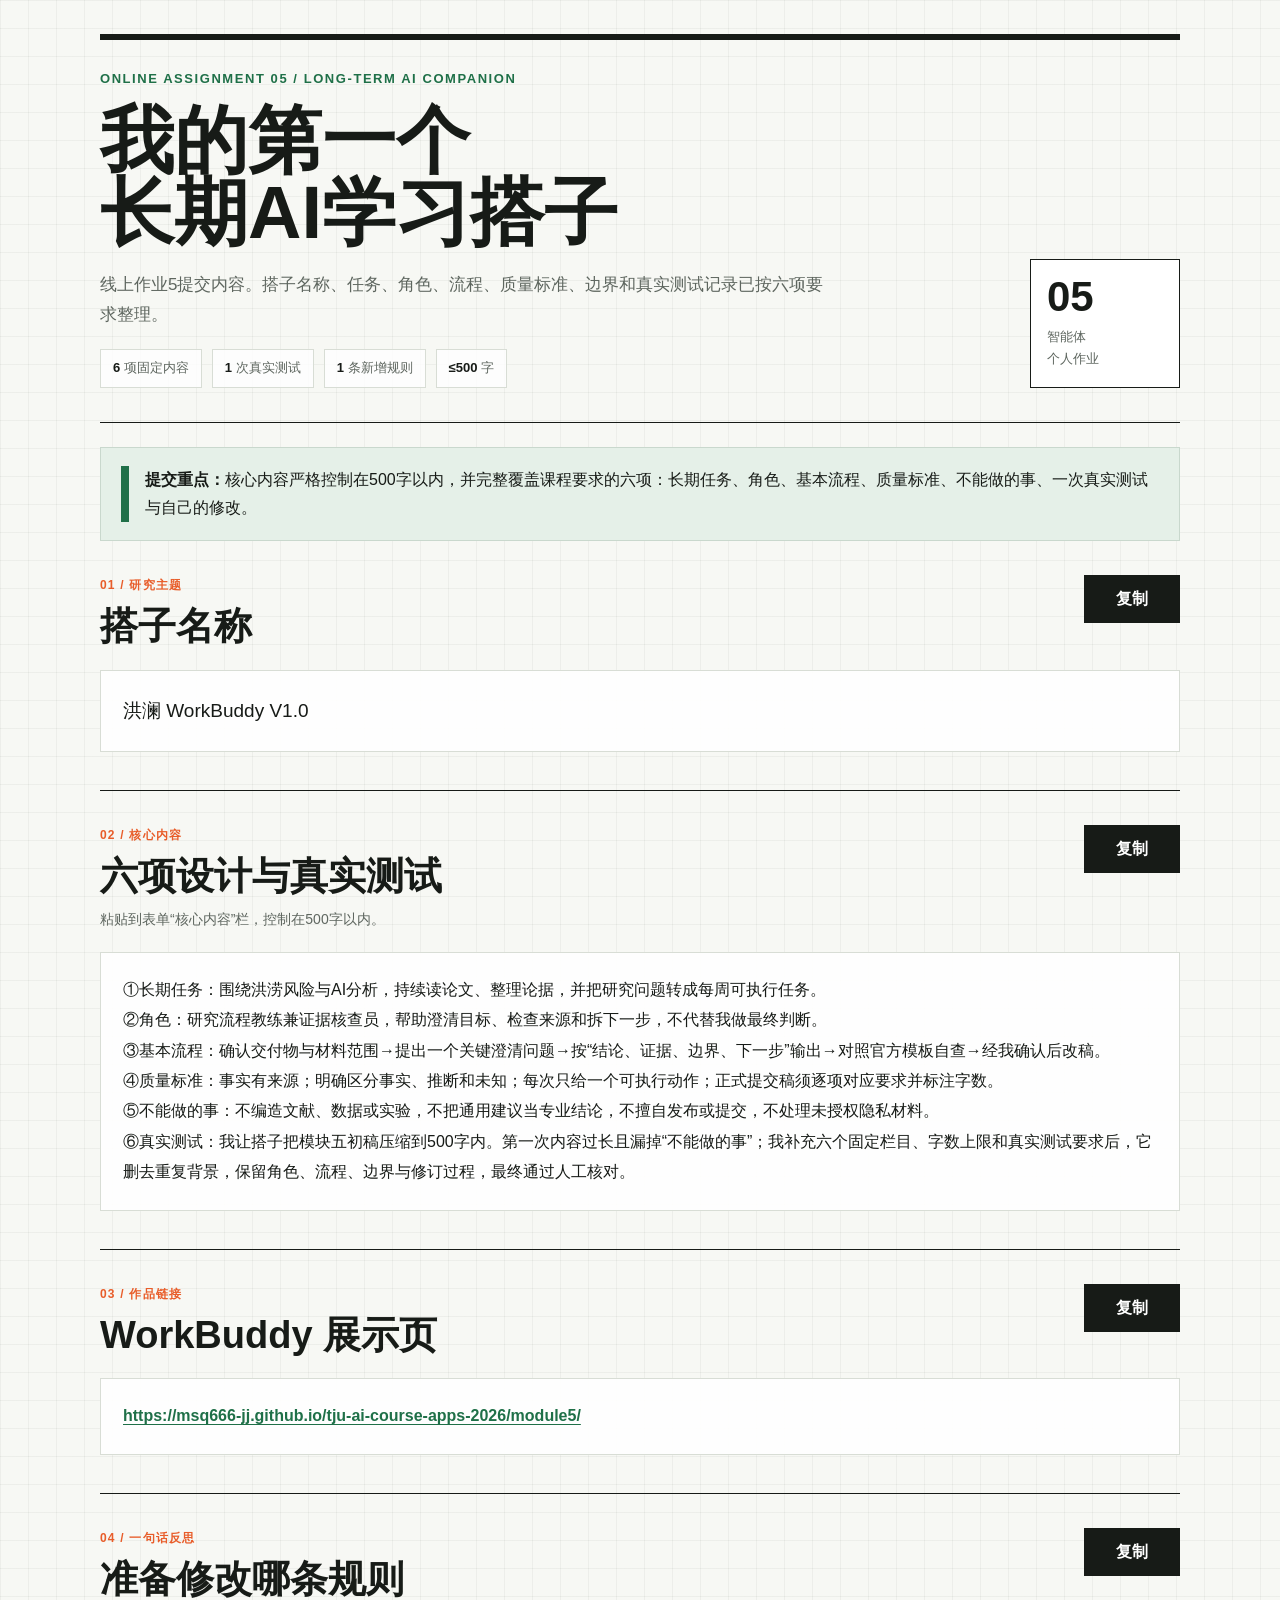
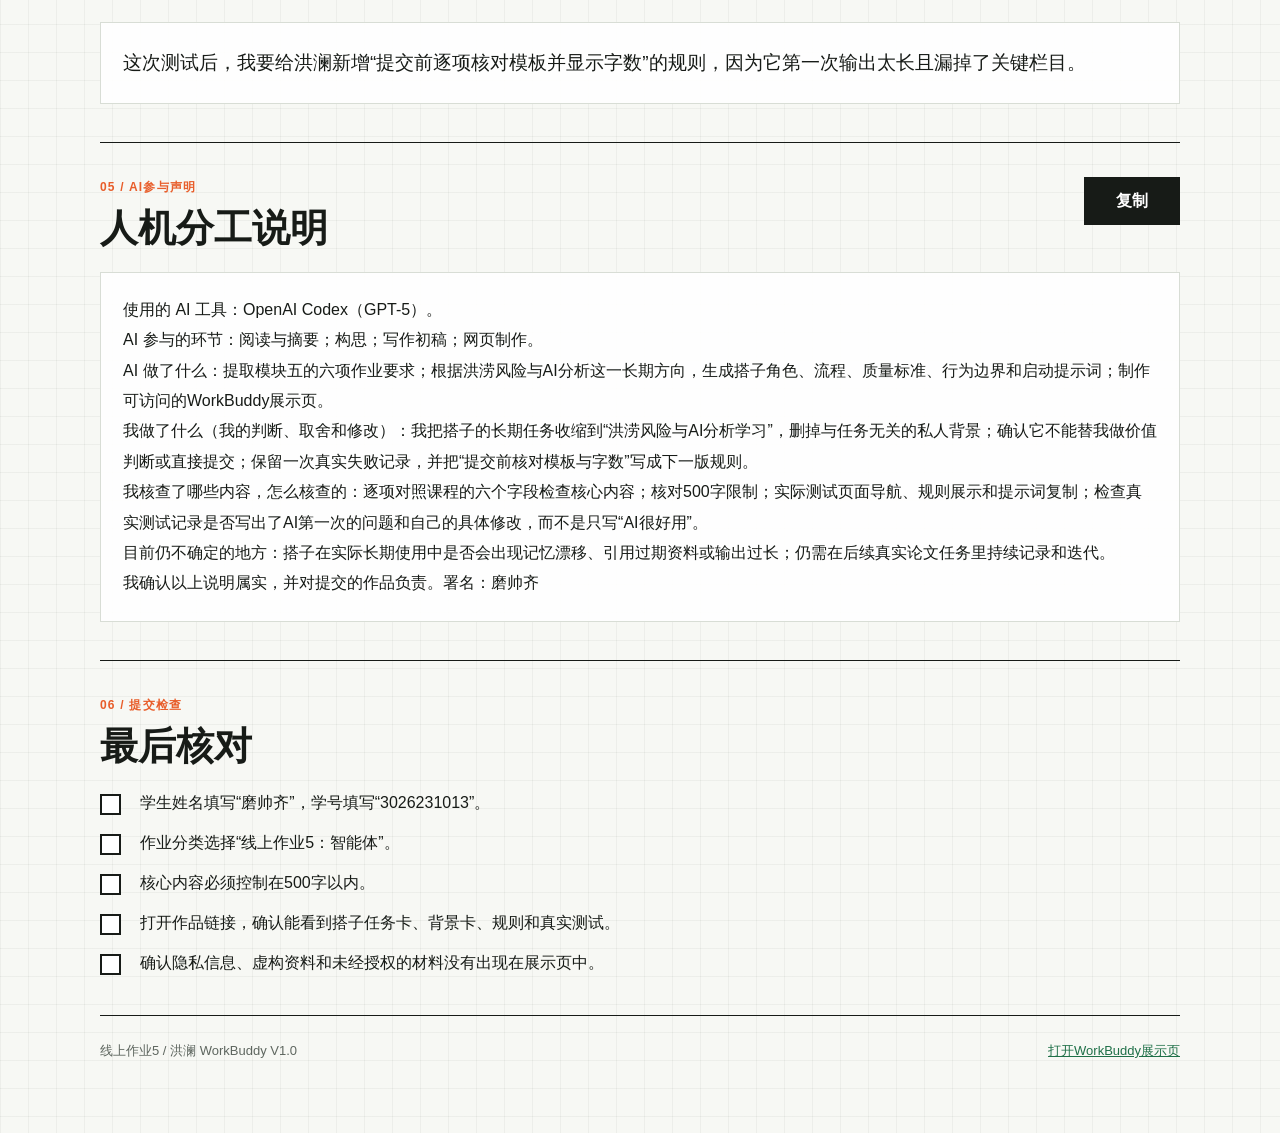
<file: submit5.html>
<!doctype html>
<html lang="zh-CN">
<head>
  <meta charset="utf-8">
  <meta name="viewport" content="width=device-width, initial-scale=1">
  <title>线上作业5提交助手｜洪澜 WorkBuddy</title>
  <link rel="stylesheet" href="submission.css">
</head>
<body>
  <main class="page">
    <header class="masthead">
      <div>
        <p class="eyebrow">ONLINE ASSIGNMENT 05 / LONG-TERM AI COMPANION</p>
        <h1>我的第一个<br>长期AI学习搭子</h1>
        <p class="subtitle">线上作业5提交内容。搭子名称、任务、角色、流程、质量标准、边界和真实测试记录已按六项要求整理。</p>
        <div class="metrics">
          <span class="metric"><b>6</b> 项固定内容</span>
          <span class="metric"><b>1</b> 次真实测试</span>
          <span class="metric"><b>1</b> 条新增规则</span>
          <span class="metric"><b>≤500</b> 字</span>
        </div>
      </div>
      <div class="issue"><strong>05</strong><span>智能体<br>个人作业</span></div>
    </header>

    <aside class="notice">
      <div><p><strong>提交重点：</strong>核心内容严格控制在500字以内，并完整覆盖课程要求的六项：长期任务、角色、基本流程、质量标准、不能做的事、一次真实测试与自己的修改。</p></div>
    </aside>

    <section class="section">
      <div class="section-head">
        <div><span class="section-index">01 / 研究主题</span><h2>搭子名称</h2></div>
        <button class="copy" type="button" data-copy-target="topic">复制</button>
      </div>
      <div class="copy-block short" id="topic">洪澜 WorkBuddy V1.0</div>
    </section>

    <section class="section">
      <div class="section-head">
        <div><span class="section-index">02 / 核心内容</span><h2>六项设计与真实测试</h2><p class="hint">粘贴到表单“核心内容”栏，控制在500字以内。</p></div>
        <button class="copy" type="button" data-copy-target="body">复制</button>
      </div>
      <div class="copy-block" id="body">①长期任务：围绕洪涝风险与AI分析，持续读论文、整理论据，并把研究问题转成每周可执行任务。
②角色：研究流程教练兼证据核查员，帮助澄清目标、检查来源和拆下一步，不代替我做最终判断。
③基本流程：确认交付物与材料范围→提出一个关键澄清问题→按“结论、证据、边界、下一步”输出→对照官方模板自查→经我确认后改稿。
④质量标准：事实有来源；明确区分事实、推断和未知；每次只给一个可执行动作；正式提交稿须逐项对应要求并标注字数。
⑤不能做的事：不编造文献、数据或实验，不把通用建议当专业结论，不擅自发布或提交，不处理未授权隐私材料。
⑥真实测试：我让搭子把模块五初稿压缩到500字内。第一次内容过长且漏掉“不能做的事”；我补充六个固定栏目、字数上限和真实测试要求后，它删去重复背景，保留角色、流程、边界与修订过程，最终通过人工核对。</div>
    </section>

    <section class="section">
      <div class="section-head">
        <div><span class="section-index">03 / 作品链接</span><h2>WorkBuddy 展示页</h2></div>
        <button class="copy" type="button" data-copy-target="worklink">复制</button>
      </div>
      <div class="copy-block link-block" id="worklink"><a href="https://msq666-jj.github.io/tju-ai-course-apps-2026/module5/" target="_blank" rel="noreferrer">https://msq666-jj.github.io/tju-ai-course-apps-2026/module5/</a></div>
    </section>

    <section class="section">
      <div class="section-head">
        <div><span class="section-index">04 / 一句话反思</span><h2>准备修改哪条规则</h2></div>
        <button class="copy" type="button" data-copy-target="reflection">复制</button>
      </div>
      <div class="copy-block short" id="reflection">这次测试后，我要给洪澜新增“提交前逐项核对模板并显示字数”的规则，因为它第一次输出太长且漏掉了关键栏目。</div>
    </section>

    <section class="section">
      <div class="section-head">
        <div><span class="section-index">05 / AI参与声明</span><h2>人机分工说明</h2></div>
        <button class="copy" type="button" data-copy-target="statement">复制</button>
      </div>
      <div class="copy-block" id="statement">使用的 AI 工具：OpenAI Codex（GPT-5）。
AI 参与的环节：阅读与摘要；构思；写作初稿；网页制作。
AI 做了什么：提取模块五的六项作业要求；根据洪涝风险与AI分析这一长期方向，生成搭子角色、流程、质量标准、行为边界和启动提示词；制作可访问的WorkBuddy展示页。
我做了什么（我的判断、取舍和修改）：我把搭子的长期任务收缩到“洪涝风险与AI分析学习”，删掉与任务无关的私人背景；确认它不能替我做价值判断或直接提交；保留一次真实失败记录，并把“提交前核对模板与字数”写成下一版规则。
我核查了哪些内容，怎么核查的：逐项对照课程的六个字段检查核心内容；核对500字限制；实际测试页面导航、规则展示和提示词复制；检查真实测试记录是否写出了AI第一次的问题和自己的具体修改，而不是只写“AI很好用”。
目前仍不确定的地方：搭子在实际长期使用中是否会出现记忆漂移、引用过期资料或输出过长；仍需在后续真实论文任务里持续记录和迭代。
我确认以上说明属实，并对提交的作品负责。署名：磨帅齐</div>
    </section>

    <section class="section">
      <div class="section-head"><div><span class="section-index">06 / 提交检查</span><h2>最后核对</h2></div></div>
      <ul class="checklist">
        <li>学生姓名填写“磨帅齐”，学号填写“3026231013”。</li>
        <li>作业分类选择“线上作业5：智能体”。</li>
        <li>核心内容必须控制在500字以内。</li>
        <li>打开作品链接，确认能看到搭子任务卡、背景卡、规则和真实测试。</li>
        <li>确认隐私信息、虚构资料和未经授权的材料没有出现在展示页中。</li>
      </ul>
    </section>

    <footer class="footer"><span>线上作业5 / 洪澜 WorkBuddy V1.0</span><a href="module5/index.html">打开WorkBuddy展示页</a></footer>
  </main>
  <div class="toast" id="toast" role="status" aria-live="polite"></div>
  <script src="submission.js"></script>
</body>
</html>
</file>
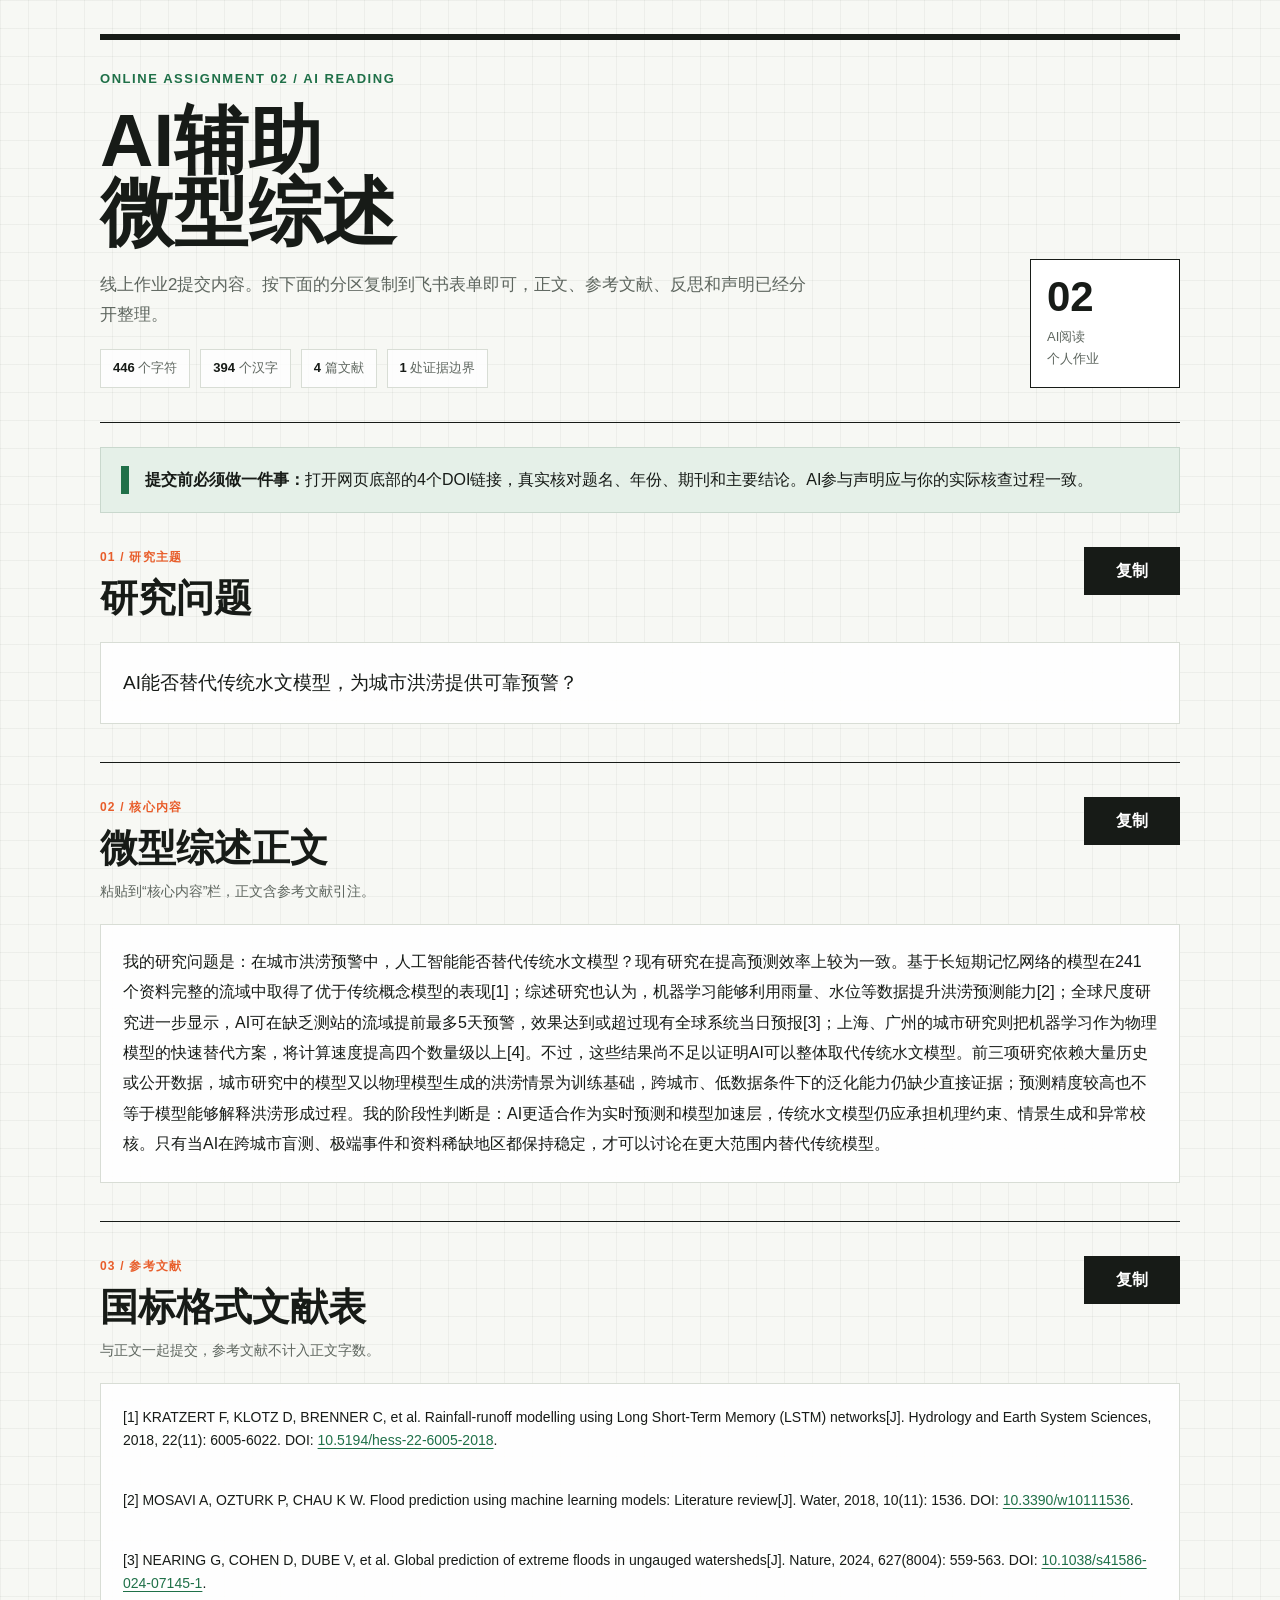
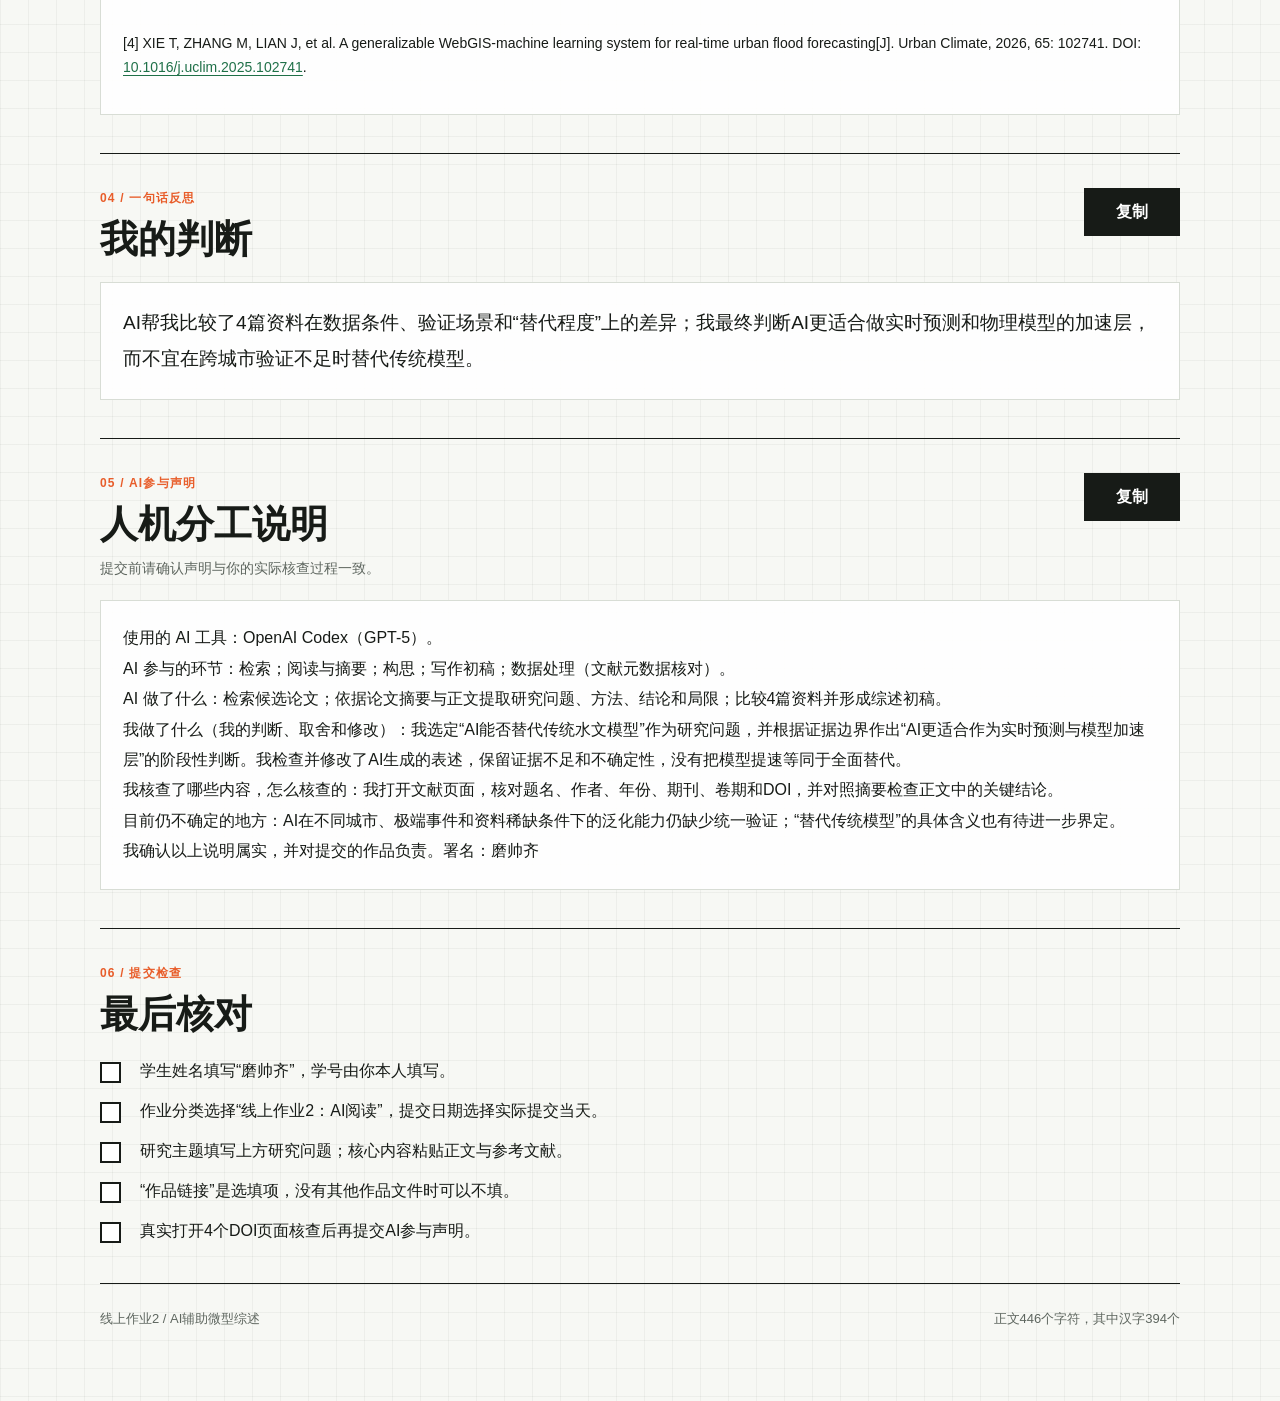
<file: 线上作业2_提交助手.html>
<!doctype html>
<html lang="zh-CN">
<head>
  <meta charset="utf-8">
  <meta name="viewport" content="width=device-width, initial-scale=1">
  <title>线上作业2提交助手</title>
  <style>
    :root {
      --paper: #f7f8f4;
      --ink: #171b17;
      --muted: #5e665f;
      --line: #d8ddd5;
      --green: #1f7048;
      --green-soft: #e5f0e8;
      --orange: #e85d2a;
      --white: #ffffff;
    }
    * { box-sizing: border-box; }
    body {
      margin: 0;
      color: var(--ink);
      background:
        linear-gradient(rgba(23, 27, 23, .045) 1px, transparent 1px),
        linear-gradient(90deg, rgba(23, 27, 23, .045) 1px, transparent 1px),
        var(--paper);
      background-size: 28px 28px;
      font-family: "Microsoft YaHei", "PingFang SC", "Noto Sans SC", sans-serif;
      line-height: 1.75;
    }
    button { font: inherit; }
    .page { width: min(1080px, calc(100% - 32px)); margin: auto; padding: 34px 0 70px; }
    .masthead {
      display: grid;
      grid-template-columns: minmax(0, 1fr) auto;
      gap: 28px;
      align-items: end;
      padding: 28px 0 34px;
      border-top: 6px solid var(--ink);
      border-bottom: 1px solid var(--ink);
    }
    .eyebrow { margin: 0 0 14px; color: var(--green); font-size: 13px; font-weight: 800; letter-spacing: .12em; }
    h1 { margin: 0; font-size: clamp(38px, 6vw, 74px); line-height: .98; }
    .subtitle { max-width: 720px; margin: 20px 0 0; color: var(--muted); font-size: 17px; }
    .issue { min-width: 150px; padding: 16px; border: 1px solid var(--ink); background: var(--white); }
    .issue strong { display: block; font-size: 42px; line-height: 1; }
    .issue span { display: block; margin-top: 8px; color: var(--muted); font-size: 13px; }
    .metrics { display: flex; flex-wrap: wrap; gap: 10px; margin-top: 20px; }
    .metric { padding: 7px 12px; border: 1px solid var(--line); background: rgba(255,255,255,.8); color: var(--muted); font-size: 13px; }
    .metric b { color: var(--ink); }
    .notice { display: grid; grid-template-columns: 8px minmax(0, 1fr); gap: 16px; margin-top: 24px; padding: 18px 20px; border: 1px solid #c9d8cd; background: var(--green-soft); }
    .notice::before { content: ""; background: var(--green); }
    .notice p { margin: 0; }
    .section { padding: 34px 0 38px; border-bottom: 1px solid var(--ink); }
    .section-head { display: flex; gap: 20px; align-items: flex-start; justify-content: space-between; margin-bottom: 20px; }
    .section-index { display: block; margin-bottom: 8px; color: var(--orange); font-size: 12px; font-weight: 800; letter-spacing: .1em; }
    h2 { margin: 0; font-size: clamp(24px, 3.5vw, 38px); line-height: 1.2; }
    .hint { margin: 8px 0 0; color: var(--muted); font-size: 14px; }
    .copy { flex: 0 0 auto; min-width: 96px; padding: 9px 14px; border: 1px solid var(--ink); color: var(--white); background: var(--ink); cursor: pointer; font-weight: 700; }
    .copy:hover { background: var(--green); border-color: var(--green); }
    .copy.copied { color: var(--ink); background: #cce9d7; border-color: var(--green); }
    .copy-block { margin: 0; padding: 22px; border: 1px solid var(--line); background: rgba(255,255,255,.92); white-space: pre-wrap; overflow-wrap: anywhere; font-size: 16px; line-height: 1.9; user-select: text; }
    .short { font-size: 19px; }
    .refs { font-size: 14px; line-height: 1.7; }
    .refs p { margin: 0 0 12px; }
    .refs a { color: var(--green); text-underline-offset: 3px; }
    .checklist { display: grid; gap: 12px; margin: 0; padding: 0; list-style: none; }
    .checklist li { display: grid; grid-template-columns: 28px minmax(0, 1fr); gap: 12px; align-items: start; }
    .checklist li::before { content: ""; width: 17px; height: 17px; margin-top: 5px; border: 2px solid var(--ink); background: var(--white); }
    .footer { display: flex; flex-wrap: wrap; gap: 16px; justify-content: space-between; padding-top: 24px; color: var(--muted); font-size: 13px; }
    .toast { position: fixed; right: 20px; bottom: 20px; padding: 11px 16px; color: var(--white); background: var(--ink); opacity: 0; transform: translateY(14px); pointer-events: none; transition: .18s; }
    .toast.show { opacity: 1; transform: translateY(0); }
    @media (max-width: 720px) {
      .page { width: calc(100% - 22px); padding-top: 22px; }
      .masthead { grid-template-columns: 1fr; }
      .issue { width: 130px; }
      .section-head { align-items: flex-end; }
      .copy-block { padding: 16px; font-size: 15px; }
      .copy { min-width: 80px; padding: 8px 11px; }
    }
  </style>
</head>
<body>
  <main class="page">
    <header class="masthead">
      <div>
        <p class="eyebrow">ONLINE ASSIGNMENT 02 / AI READING</p>
        <h1>AI辅助<br>微型综述</h1>
        <p class="subtitle">线上作业2提交内容。按下面的分区复制到飞书表单即可，正文、参考文献、反思和声明已经分开整理。</p>
        <div class="metrics">
          <span class="metric"><b>446</b> 个字符</span>
          <span class="metric"><b>394</b> 个汉字</span>
          <span class="metric"><b>4</b> 篇文献</span>
          <span class="metric"><b>1</b> 处证据边界</span>
        </div>
      </div>
      <div class="issue"><strong>02</strong><span>AI阅读<br>个人作业</span></div>
    </header>

    <aside class="notice">
      <div><p><strong>提交前必须做一件事：</strong>打开网页底部的4个DOI链接，真实核对题名、年份、期刊和主要结论。AI参与声明应与你的实际核查过程一致。</p></div>
    </aside>

    <section class="section">
      <div class="section-head"><div><span class="section-index">01 / 研究主题</span><h2>研究问题</h2></div><button class="copy" data-copy-target="topic">复制</button></div>
      <div class="copy-block short" id="topic">AI能否替代传统水文模型，为城市洪涝提供可靠预警？</div>
    </section>

    <section class="section">
      <div class="section-head"><div><span class="section-index">02 / 核心内容</span><h2>微型综述正文</h2><p class="hint">粘贴到“核心内容”栏，正文含参考文献引注。</p></div><button class="copy" data-copy-target="body">复制</button></div>
      <div class="copy-block" id="body">我的研究问题是：在城市洪涝预警中，人工智能能否替代传统水文模型？现有研究在提高预测效率上较为一致。基于长短期记忆网络的模型在241个资料完整的流域中取得了优于传统概念模型的表现[1]；综述研究也认为，机器学习能够利用雨量、水位等数据提升洪涝预测能力[2]；全球尺度研究进一步显示，AI可在缺乏测站的流域提前最多5天预警，效果达到或超过现有全球系统当日预报[3]；上海、广州的城市研究则把机器学习作为物理模型的快速替代方案，将计算速度提高四个数量级以上[4]。不过，这些结果尚不足以证明AI可以整体取代传统水文模型。前三项研究依赖大量历史或公开数据，城市研究中的模型又以物理模型生成的洪涝情景为训练基础，跨城市、低数据条件下的泛化能力仍缺少直接证据；预测精度较高也不等于模型能够解释洪涝形成过程。我的阶段性判断是：AI更适合作为实时预测和模型加速层，传统水文模型仍应承担机理约束、情景生成和异常校核。只有当AI在跨城市盲测、极端事件和资料稀缺地区都保持稳定，才可以讨论在更大范围内替代传统模型。</div>
    </section>

    <section class="section">
      <div class="section-head"><div><span class="section-index">03 / 参考文献</span><h2>国标格式文献表</h2><p class="hint">与正文一起提交，参考文献不计入正文字数。</p></div><button class="copy" data-copy-target="refs">复制</button></div>
      <div class="copy-block refs" id="refs"><p>[1] KRATZERT F, KLOTZ D, BRENNER C, et al. Rainfall-runoff modelling using Long Short-Term Memory (LSTM) networks[J]. Hydrology and Earth System Sciences, 2018, 22(11): 6005-6022. DOI: <a href="https://doi.org/10.5194/hess-22-6005-2018" target="_blank" rel="noreferrer">10.5194/hess-22-6005-2018</a>.</p>
<p>[2] MOSAVI A, OZTURK P, CHAU K W. Flood prediction using machine learning models: Literature review[J]. Water, 2018, 10(11): 1536. DOI: <a href="https://doi.org/10.3390/w10111536" target="_blank" rel="noreferrer">10.3390/w10111536</a>.</p>
<p>[3] NEARING G, COHEN D, DUBE V, et al. Global prediction of extreme floods in ungauged watersheds[J]. Nature, 2024, 627(8004): 559-563. DOI: <a href="https://doi.org/10.1038/s41586-024-07145-1" target="_blank" rel="noreferrer">10.1038/s41586-024-07145-1</a>.</p>
<p>[4] XIE T, ZHANG M, LIAN J, et al. A generalizable WebGIS-machine learning system for real-time urban flood forecasting[J]. Urban Climate, 2026, 65: 102741. DOI: <a href="https://doi.org/10.1016/j.uclim.2025.102741" target="_blank" rel="noreferrer">10.1016/j.uclim.2025.102741</a>.</p></div>
    </section>

    <section class="section">
      <div class="section-head"><div><span class="section-index">04 / 一句话反思</span><h2>我的判断</h2></div><button class="copy" data-copy-target="reflection">复制</button></div>
      <div class="copy-block short" id="reflection">AI帮我比较了4篇资料在数据条件、验证场景和“替代程度”上的差异；我最终判断AI更适合做实时预测和物理模型的加速层，而不宜在跨城市验证不足时替代传统模型。</div>
    </section>

    <section class="section">
      <div class="section-head"><div><span class="section-index">05 / AI参与声明</span><h2>人机分工说明</h2><p class="hint">提交前请确认声明与你的实际核查过程一致。</p></div><button class="copy" data-copy-target="statement">复制</button></div>
      <div class="copy-block" id="statement">使用的 AI 工具：OpenAI Codex（GPT-5）。
AI 参与的环节：检索；阅读与摘要；构思；写作初稿；数据处理（文献元数据核对）。
AI 做了什么：检索候选论文；依据论文摘要与正文提取研究问题、方法、结论和局限；比较4篇资料并形成综述初稿。
我做了什么（我的判断、取舍和修改）：我选定“AI能否替代传统水文模型”作为研究问题，并根据证据边界作出“AI更适合作为实时预测与模型加速层”的阶段性判断。我检查并修改了AI生成的表述，保留证据不足和不确定性，没有把模型提速等同于全面替代。
我核查了哪些内容，怎么核查的：我打开文献页面，核对题名、作者、年份、期刊、卷期和DOI，并对照摘要检查正文中的关键结论。
目前仍不确定的地方：AI在不同城市、极端事件和资料稀缺条件下的泛化能力仍缺少统一验证；“替代传统模型”的具体含义也有待进一步界定。
我确认以上说明属实，并对提交的作品负责。署名：磨帅齐</div>
    </section>

    <section class="section">
      <div class="section-head"><div><span class="section-index">06 / 提交检查</span><h2>最后核对</h2></div></div>
      <ul class="checklist">
        <li>学生姓名填写“磨帅齐”，学号由你本人填写。</li>
        <li>作业分类选择“线上作业2：AI阅读”，提交日期选择实际提交当天。</li>
        <li>研究主题填写上方研究问题；核心内容粘贴正文与参考文献。</li>
        <li>“作品链接”是选填项，没有其他作品文件时可以不填。</li>
        <li>真实打开4个DOI页面核查后再提交AI参与声明。</li>
      </ul>
    </section>

    <footer class="footer"><span>线上作业2 / AI辅助微型综述</span><span>正文446个字符，其中汉字394个</span></footer>
  </main>
  <div class="toast" id="toast" role="status" aria-live="polite">已复制</div>
  <script>
    const toast = document.getElementById("toast");
    let timer;
    function showToast(message) {
      toast.textContent = message;
      toast.classList.add("show");
      clearTimeout(timer);
      timer = setTimeout(() => toast.classList.remove("show"), 1600);
    }
    function fallbackCopy(text) {
      const area = document.createElement("textarea");
      area.value = text;
      area.style.position = "fixed";
      area.style.opacity = "0";
      document.body.appendChild(area);
      area.select();
      const ok = document.execCommand("copy");
      area.remove();
      return ok;
    }
    document.querySelectorAll("[data-copy-target]").forEach(button => {
      button.addEventListener("click", async () => {
        const target = document.getElementById(button.dataset.copyTarget);
        const text = target.innerText.trim();
        let copied = false;
        try {
          await navigator.clipboard.writeText(text);
          copied = true;
        } catch (error) {
          copied = fallbackCopy(text);
        }
        if (!copied) {
          showToast("复制失败，请手动选择文字");
          return;
        }
        button.textContent = "已复制";
        button.classList.add("copied");
        showToast("已复制到剪贴板");
        setTimeout(() => {
          button.textContent = "复制";
          button.classList.remove("copied");
        }, 1600);
      });
    });
  </script>
</body>
</html>
</file>
<file: styles.css>
:root {
  --paper: #f4f5ef;
  --surface: #ffffff;
  --ink: #111714;
  --muted: #5d6862;
  --line: #cbd2cc;
  --line-dark: #8f9b94;
  --green: #146c48;
  --green-soft: #e3efe7;
  --acid: #d7f34a;
  --orange: #ec6335;
  --orange-soft: #ffe8df;
  --blue: #3458d4;
  --blue-soft: #e5eaff;
  --dark-surface: #111714;
  --dark-muted: #aab8b1;
  --shadow: 0 24px 70px rgba(17, 23, 20, 0.10);
  --page: min(1440px, calc(100% - 48px));
}

* {
  box-sizing: border-box;
}

html {
  scroll-behavior: smooth;
  scroll-padding-top: 82px;
}

body {
  margin: 0;
  color: var(--ink);
  background:
    linear-gradient(rgba(17, 23, 20, 0.04) 1px, transparent 1px),
    linear-gradient(90deg, rgba(17, 23, 20, 0.04) 1px, transparent 1px),
    var(--paper);
  background-size: 28px 28px;
  font-family: "Microsoft YaHei", "PingFang SC", "Noto Sans SC", sans-serif;
  line-height: 1.65;
  -webkit-font-smoothing: antialiased;
}

button,
input,
select {
  font: inherit;
}

button,
a,
select {
  -webkit-tap-highlight-color: transparent;
}

button,
select {
  cursor: pointer;
}

a {
  color: inherit;
}

.sr-only {
  position: absolute;
  width: 1px;
  height: 1px;
  padding: 0;
  margin: -1px;
  overflow: hidden;
  clip: rect(0 0 0 0);
  white-space: nowrap;
  border: 0;
}

.skip-link {
  position: fixed;
  top: 10px;
  left: 10px;
  z-index: 100;
  padding: 9px 13px;
  background: var(--acid);
  transform: translateY(-150%);
}

.skip-link:focus {
  transform: none;
}

.appbar {
  position: sticky;
  top: 0;
  z-index: 30;
  display: grid;
  grid-template-columns: minmax(250px, 1fr) auto auto;
  align-items: center;
  gap: 26px;
  min-height: 72px;
  padding: 10px max(24px, calc((100vw - 1440px) / 2));
  color: #f8faf7;
  background: rgba(17, 23, 20, 0.96);
  border-bottom: 1px solid rgba(255, 255, 255, 0.14);
  backdrop-filter: blur(16px);
}

.brand {
  display: inline-flex;
  align-items: center;
  gap: 12px;
  width: fit-content;
  text-decoration: none;
}

.brand-mark {
  display: grid;
  width: 38px;
  height: 38px;
  place-items: center;
  color: var(--ink);
  background: var(--acid);
  font-family: Georgia, serif;
  font-size: 15px;
  font-weight: 900;
}

.brand > span:last-child {
  display: grid;
  line-height: 1.22;
}

.brand strong {
  font-size: 13px;
  letter-spacing: 0.12em;
}

.brand small {
  margin-top: 3px;
  color: #aebbb4;
  font-size: 10px;
}

.topnav {
  display: flex;
  gap: 4px;
}

.topnav a {
  padding: 7px 10px;
  color: #c2cec8;
  font-size: 11px;
  text-decoration: none;
  border-bottom: 1px solid transparent;
}

.topnav a:hover,
.topnav a:focus-visible {
  color: #fff;
  border-color: var(--acid);
}

.primary-button,
.button,
.icon-button,
.tiny-button {
  display: inline-flex;
  align-items: center;
  justify-content: center;
  gap: 7px;
  border: 1px solid var(--ink);
  border-radius: 0;
  font-weight: 800;
}

.primary-button {
  min-height: 38px;
  padding: 8px 13px;
  color: var(--ink);
  background: var(--acid);
  border-color: var(--acid);
  font-size: 11px;
}

.primary-button:hover,
.primary-button:focus-visible {
  color: #fff;
  background: var(--green);
  border-color: var(--green);
}

.button {
  min-height: 36px;
  padding: 7px 11px;
  color: var(--ink);
  background: var(--surface);
  font-size: 11px;
}

.button:hover,
.button:focus-visible {
  color: var(--green);
  border-color: var(--green);
}

.icon-button {
  width: 36px;
  height: 36px;
  color: var(--ink);
  background: var(--surface);
}

.icon-button:hover,
.icon-button:focus-visible {
  color: var(--green);
  border-color: var(--green);
}

svg {
  width: 16px;
  height: 16px;
  fill: none;
  stroke: currentColor;
  stroke-width: 1.8;
  stroke-linecap: round;
  stroke-linejoin: round;
}

.hero {
  display: grid;
  grid-template-columns: minmax(0, 1.16fr) minmax(360px, 0.84fr);
  gap: 64px;
  align-items: end;
  width: var(--page);
  min-height: 560px;
  margin: 0 auto;
  padding: 72px 0 65px;
  border-bottom: 1px solid var(--ink);
}

.eyebrow,
.section-kicker {
  margin: 0 0 15px;
  color: var(--green);
  font-size: 11px;
  font-weight: 900;
  letter-spacing: 0.1em;
}

.eyebrow {
  display: flex;
  flex-wrap: wrap;
  align-items: center;
  gap: 10px;
}

.eyebrow span {
  padding: 4px 7px;
  color: var(--ink);
  background: var(--acid);
  letter-spacing: 0.05em;
}

h1,
h2,
h3,
p {
  overflow-wrap: anywhere;
}

h1 {
  margin: 0;
  font-size: clamp(48px, 7vw, 94px);
  line-height: 0.94;
  letter-spacing: -0.05em;
}

h1 em {
  color: var(--green);
  font-family: "STSong", "SimSun", serif;
  font-style: normal;
  font-weight: 700;
  letter-spacing: -0.06em;
}

.hero-lead {
  max-width: 740px;
  margin: 25px 0 0;
  color: var(--muted);
  font-size: 16px;
}

.hero-tags {
  display: flex;
  flex-wrap: wrap;
  gap: 8px;
  margin-top: 27px;
}

.hero-tags span {
  padding: 5px 9px;
  color: var(--muted);
  background: rgba(255, 255, 255, 0.62);
  border: 1px solid var(--line);
  font-size: 10px;
}

.status-board {
  color: #f8fbf8;
  background: var(--dark-surface);
  border: 1px solid #36413b;
  box-shadow: var(--shadow);
}

.status-head {
  display: flex;
  justify-content: space-between;
  padding: 14px 17px;
  color: #8fa099;
  font-family: Consolas, monospace;
  font-size: 9px;
  letter-spacing: 0.09em;
  border-bottom: 1px solid #344039;
}

.live {
  display: inline-flex;
  align-items: center;
  gap: 6px;
  color: var(--acid);
}

.live i {
  width: 7px;
  height: 7px;
  background: var(--acid);
  border-radius: 50%;
}

.status-main {
  padding: 28px 24px 20px;
}

.status-main p,
.status-main span {
  margin: 0;
  color: #aebdb6;
  font-size: 11px;
}

.status-main strong {
  display: block;
  margin: 2px 0 -5px;
  color: var(--acid);
  font-family: Georgia, serif;
  font-size: 78px;
  line-height: 1;
}

.status-grid {
  display: grid;
  grid-template-columns: repeat(3, minmax(0, 1fr));
  margin: 0 17px;
  border-top: 1px solid #344039;
  border-bottom: 1px solid #344039;
}

.status-grid div {
  padding: 14px 8px;
  border-right: 1px solid #344039;
}

.status-grid div:last-child {
  border-right: 0;
}

.status-grid span {
  display: block;
  color: #8fa099;
  font-size: 9px;
}

.status-grid b {
  display: block;
  margin-top: 3px;
  font-family: Georgia, serif;
  font-size: 24px;
}

.progress {
  padding: 18px 22px 22px;
}

.progress > div {
  display: flex;
  justify-content: space-between;
  color: #aebdb6;
  font-size: 10px;
}

.progress b {
  color: var(--acid);
}

.progress > i {
  display: block;
  height: 5px;
  margin-top: 9px;
  overflow: hidden;
  background: #344039;
}

.progress > i span {
  display: block;
  width: 0;
  height: 100%;
  background: var(--acid);
  transition: width 250ms ease;
}

.workspace {
  width: var(--page);
  margin: 0 auto;
  padding: 66px 0 76px;
  border-bottom: 1px solid var(--ink);
}

.workspace-top {
  display: flex;
  justify-content: space-between;
  gap: 30px;
  align-items: end;
  margin-bottom: 22px;
}

.workspace-top h2,
.schema-head h2,
.views-copy h2,
.ai-boundary h2 {
  margin: 0;
  font-size: clamp(31px, 4.2vw, 55px);
  line-height: 1.05;
  letter-spacing: -0.04em;
}

.toolbar {
  display: flex;
  flex-wrap: wrap;
  justify-content: flex-end;
  gap: 8px;
}

.search {
  display: grid;
  grid-template-columns: auto minmax(130px, 250px);
  align-items: center;
  gap: 8px;
  min-height: 36px;
  padding: 0 10px;
  background: var(--surface);
  border: 1px solid var(--line-dark);
}

.search svg {
  color: var(--green);
}

.search input {
  min-width: 0;
  color: var(--ink);
  background: transparent;
  border: 0;
  outline: 0;
  font-size: 11px;
}

.toolbar select {
  min-height: 36px;
  padding: 0 27px 0 10px;
  color: var(--ink);
  background: var(--surface);
  border: 1px solid var(--line-dark);
  font-size: 11px;
}

.viewbar {
  display: flex;
  justify-content: space-between;
  align-items: center;
  gap: 20px;
  padding: 10px 12px;
  background: #e8ebe6;
  border: 1px solid var(--line-dark);
  border-bottom: 0;
}

.view-tabs {
  display: flex;
  flex-wrap: wrap;
  gap: 5px;
}

.view-tab {
  display: inline-flex;
  align-items: center;
  gap: 6px;
  min-height: 31px;
  padding: 5px 9px;
  color: var(--muted);
  background: transparent;
  border: 1px solid transparent;
  font-size: 10px;
  font-weight: 800;
}

.view-tab:hover,
.view-tab:focus-visible,
.view-tab.is-active {
  color: var(--ink);
  background: var(--surface);
  border-color: var(--line-dark);
}

.viewbar > span {
  color: var(--muted);
  font-family: Consolas, "Microsoft YaHei", monospace;
  font-size: 9px;
}

.view-panel {
  min-height: 400px;
}

.view-panel[hidden] {
  display: none;
}

.table-shell {
  overflow: auto;
  background: var(--surface);
  border: 1px solid var(--line-dark);
  box-shadow: var(--shadow);
}

table {
  width: 100%;
  min-width: 1250px;
  border-collapse: collapse;
}

th {
  position: sticky;
  top: 0;
  z-index: 2;
  padding: 10px 11px;
  color: #dce7e1;
  text-align: left;
  background: var(--ink);
  border-right: 1px solid #35413b;
  font-size: 9px;
  letter-spacing: 0.04em;
  white-space: nowrap;
}

th:last-child,
td:last-child {
  border-right: 0;
}

td {
  padding: 13px 11px;
  vertical-align: top;
  border-right: 1px solid #e0e4df;
  border-bottom: 1px solid #e0e4df;
  font-size: 11px;
}

tr:hover td {
  background: #f8faf7;
}

tr.is-done td {
  color: #77827c;
}

.task-title {
  display: block;
  max-width: 210px;
  font-weight: 800;
  line-height: 1.45;
}

.task-note {
  display: block;
  margin-top: 3px;
  color: #7c8781;
  font-size: 9px;
}

.stack {
  display: grid;
  gap: 4px;
}

.small-tag,
.priority,
.status-pill,
.ai-state {
  display: inline-flex;
  width: fit-content;
  padding: 2px 6px;
  font-size: 9px;
  font-weight: 800;
  white-space: nowrap;
}

.small-tag {
  color: #41534a;
  background: #ecf0ec;
}

.priority.high {
  color: #9b3419;
  background: var(--orange-soft);
}

.priority.medium {
  color: #7b6100;
  background: #fff2c7;
}

.priority.low {
  color: #2949b0;
  background: var(--blue-soft);
}

.due-risk {
  color: var(--orange);
  font-weight: 800;
}

.status-pill {
  gap: 5px;
  color: #4f5d56;
  background: #ecefeb;
}

.status-pill::before {
  width: 6px;
  height: 6px;
  content: "";
  background: currentColor;
  border-radius: 50%;
}

.status-pill.in-progress {
  color: #274cb6;
  background: var(--blue-soft);
}

.status-pill.waiting {
  color: #8b6200;
  background: #fff2c7;
}

.status-pill.done {
  color: var(--green);
  background: var(--green-soft);
}

.next-action {
  display: block;
  max-width: 210px;
  line-height: 1.5;
}

.ai-cell {
  max-width: 260px;
}

.ai-copy {
  margin: 5px 0 0;
  color: #4d5a54;
  line-height: 1.48;
}

.ai-confirmed {
  color: var(--green);
}

.ai-unconfirmed {
  color: #8b6200;
}

.tiny-button {
  min-height: 26px;
  padding: 3px 7px;
  color: var(--ink);
  background: var(--surface);
  border-color: var(--line-dark);
  font-size: 9px;
}

.tiny-button:hover,
.tiny-button:focus-visible {
  color: var(--green);
  border-color: var(--green);
}

.row-actions {
  display: flex;
  gap: 5px;
}

.board {
  display: grid;
  grid-template-columns: repeat(4, minmax(0, 1fr));
  gap: 1px;
  overflow: hidden;
  background: var(--line-dark);
  border: 1px solid var(--line-dark);
}

.board-column {
  min-height: 430px;
  background: #eef0eb;
}

.board-column > header {
  display: flex;
  justify-content: space-between;
  gap: 12px;
  padding: 13px 14px;
  color: #344039;
  background: #e3e7e1;
  border-bottom: 1px solid var(--line-dark);
  font-size: 10px;
  font-weight: 900;
}

.board-column > header span {
  font-family: Consolas, monospace;
}

.board-list {
  display: grid;
  gap: 8px;
  padding: 10px;
}

.board-card {
  padding: 13px;
  background: var(--surface);
  border: 1px solid var(--line);
  border-left: 4px solid var(--blue);
}

.board-card[data-priority="高"] {
  border-left-color: var(--orange);
}

.board-card[data-priority="低"] {
  border-left-color: var(--green);
}

.board-card h3 {
  margin: 0 0 7px;
  font-size: 12px;
  line-height: 1.45;
}

.board-card p {
  margin: 0;
  color: var(--muted);
  font-size: 10px;
}

.board-card footer {
  display: flex;
  flex-wrap: wrap;
  justify-content: space-between;
  align-items: center;
  gap: 8px;
  margin-top: 12px;
  padding-top: 9px;
  border-top: 1px solid #e5e8e4;
}

.board-empty {
  padding: 20px 11px;
  color: #7d8982;
  font-size: 10px;
  text-align: center;
}

.timeline {
  display: grid;
  background: var(--surface);
  border: 1px solid var(--line-dark);
  box-shadow: var(--shadow);
}

.timeline-row {
  display: grid;
  grid-template-columns: 150px 1fr auto;
  gap: 20px;
  align-items: center;
  padding: 18px 20px;
  border-bottom: 1px solid var(--line);
}

.timeline-row:last-child {
  border-bottom: 0;
}

.timeline-date {
  display: flex;
  align-items: baseline;
  gap: 8px;
  color: var(--green);
  font-family: Consolas, "Microsoft YaHei", monospace;
  font-size: 11px;
  font-weight: 800;
}

.timeline-date b {
  color: var(--ink);
  font-family: Georgia, serif;
  font-size: 28px;
}

.timeline-copy h3 {
  margin: 0;
  font-size: 15px;
}

.timeline-copy p {
  margin: 4px 0 0;
  color: var(--muted);
  font-size: 10px;
}

.schema-section {
  width: var(--page);
  margin: 0 auto;
  padding: 68px 0 74px;
  border-bottom: 1px solid var(--ink);
}

.schema-head {
  display: grid;
  grid-template-columns: minmax(280px, 0.9fr) minmax(300px, 1.1fr);
  gap: 32px;
  align-items: end;
  margin-bottom: 26px;
}

.schema-head > p {
  max-width: 720px;
  margin: 0;
  color: var(--muted);
  font-size: 14px;
}

.field-grid {
  display: grid;
  grid-template-columns: repeat(4, minmax(0, 1fr));
  gap: 1px;
  overflow: hidden;
  background: var(--line-dark);
  border: 1px solid var(--line-dark);
}

.field-grid article {
  min-height: 180px;
  padding: 20px;
  background: rgba(255, 255, 255, 0.86);
}

.field-grid article > span {
  color: var(--orange);
  font-family: Consolas, monospace;
  font-size: 9px;
}

.field-grid h3 {
  margin: 20px 0 7px;
  font-size: 16px;
}

.field-grid p {
  min-height: 55px;
  margin: 0 0 15px;
  color: var(--muted);
  font-size: 11px;
}

.field-grid code {
  padding: 3px 6px;
  color: #35423b;
  background: #e7ebe6;
  font-family: Consolas, monospace;
  font-size: 9px;
}

.field-grid .ai-field {
  color: #f4f8f5;
  background: var(--ink);
}

.field-grid .ai-field > span,
.field-grid .ai-field code {
  color: var(--acid);
}

.field-grid .ai-field p {
  color: #b3c1ba;
}

.field-grid .ai-field code {
  background: #29342e;
}

.views-section {
  display: grid;
  grid-template-columns: minmax(280px, 0.72fr) minmax(420px, 1.28fr);
  gap: 60px;
  width: var(--page);
  margin: 0 auto;
  padding: 68px 0 74px;
  border-bottom: 1px solid var(--ink);
}

.views-copy > p:last-child {
  max-width: 530px;
  margin: 21px 0 0;
  color: var(--muted);
  font-size: 14px;
}

.view-labels {
  border-top: 1px solid var(--line-dark);
}

.view-labels div {
  display: grid;
  grid-template-columns: 80px 150px minmax(0, 1fr);
  gap: 14px;
  align-items: baseline;
  padding: 20px 0;
  border-bottom: 1px solid var(--line);
}

.view-labels span {
  color: var(--orange);
  font-family: Consolas, monospace;
  font-size: 9px;
}

.view-labels strong {
  font-size: 17px;
}

.view-labels p {
  margin: 0;
  color: var(--muted);
  font-size: 12px;
}

.ai-boundary {
  display: grid;
  grid-template-columns: minmax(310px, 0.92fr) minmax(420px, 1.08fr);
  gap: 64px;
  width: var(--page);
  margin: 0 auto;
  padding: 72px 0 90px;
}

.boundary-lead {
  max-width: 620px;
  margin: 21px 0 0;
  color: var(--muted);
  font-size: 14px;
}

.boundary-columns {
  display: grid;
  grid-template-columns: 1fr 1fr;
  gap: 1px;
  overflow: hidden;
  background: var(--line-dark);
  border: 1px solid var(--line-dark);
}

.boundary-columns article {
  padding: 24px;
  background: rgba(255, 255, 255, 0.82);
}

.boundary-columns article:last-child {
  color: #fff;
  background: var(--green);
}

.boundary-columns span {
  color: var(--orange);
  font-family: Consolas, monospace;
  font-size: 9px;
}

.boundary-columns article:last-child span {
  color: var(--acid);
}

.boundary-columns h3 {
  margin: 28px 0 8px;
  font-size: 20px;
}

.boundary-columns p {
  margin: 0;
  color: var(--muted);
  font-size: 12px;
}

.boundary-columns article:last-child p {
  color: #d6e6de;
}

.task-dialog {
  width: min(700px, calc(100% - 28px));
  padding: 0;
  color: var(--ink);
  background: var(--paper);
  border: 1px solid var(--ink);
  box-shadow: 0 40px 120px rgba(0, 0, 0, 0.35);
}

.task-dialog::backdrop {
  background: rgba(17, 23, 20, 0.68);
  backdrop-filter: blur(4px);
}

.task-dialog form {
  padding: 24px;
}

.dialog-head {
  display: flex;
  justify-content: space-between;
  align-items: start;
  gap: 20px;
  margin-bottom: 22px;
  padding-bottom: 16px;
  border-bottom: 1px solid var(--ink);
}

.dialog-head span {
  color: var(--orange);
  font-family: Consolas, monospace;
  font-size: 9px;
}

.dialog-head h2 {
  margin: 5px 0 0;
  font-size: 28px;
}

.form-grid {
  display: grid;
  grid-template-columns: 1fr 1fr;
  gap: 14px;
}

.form-grid label {
  display: grid;
  gap: 6px;
  color: var(--muted);
  font-size: 10px;
  font-weight: 800;
}

.form-grid .wide {
  grid-column: 1 / -1;
}

.form-grid input,
.form-grid select {
  width: 100%;
  min-height: 40px;
  padding: 8px 10px;
  color: var(--ink);
  background: #fff;
  border: 1px solid var(--line-dark);
  outline: 0;
}

.form-grid input:focus,
.form-grid select:focus {
  border-color: var(--green);
  box-shadow: 0 0 0 2px rgba(20, 108, 72, 0.12);
}

.dialog-actions {
  display: flex;
  justify-content: flex-end;
  gap: 8px;
  margin-top: 22px;
}

footer {
  display: flex;
  flex-wrap: wrap;
  justify-content: space-between;
  gap: 12px 24px;
  width: var(--page);
  margin: 0 auto;
  padding: 24px 0 34px;
  color: var(--muted);
  font-family: Consolas, "Microsoft YaHei", monospace;
  font-size: 9px;
}

footer a {
  color: var(--green);
}

.toast {
  position: fixed;
  right: 20px;
  bottom: 20px;
  z-index: 60;
  max-width: min(360px, calc(100% - 40px));
  padding: 11px 15px;
  color: #fff;
  background: var(--ink);
  opacity: 0;
  transform: translateY(12px);
  pointer-events: none;
  transition: 180ms ease;
  font-size: 11px;
}

.toast.show {
  opacity: 1;
  transform: none;
}

@media (max-width: 1120px) {
  :root {
    --page: calc(100% - 32px);
  }

  .topnav {
    display: none;
  }

  .appbar {
    grid-template-columns: 1fr auto;
  }

  .hero {
    grid-template-columns: 1fr;
    gap: 34px;
  }

  .status-board {
    max-width: 700px;
  }

  .workspace-top {
    align-items: start;
    flex-direction: column;
  }

  .toolbar {
    justify-content: flex-start;
  }

  .field-grid {
    grid-template-columns: repeat(2, minmax(0, 1fr));
  }

  .views-section,
  .ai-boundary {
    grid-template-columns: 1fr;
    gap: 34px;
  }
}

@media (max-width: 720px) {
  :root {
    --page: calc(100% - 22px);
  }

  .appbar {
    min-height: 64px;
    padding: 9px 12px;
  }

  .brand small {
    display: none;
  }

  .primary-button span {
    display: none;
  }

  .hero {
    min-height: auto;
    padding: 48px 0;
  }

  h1 {
    font-size: clamp(42px, 14vw, 68px);
  }

  .hero-lead {
    font-size: 14px;
  }

  .status-grid {
    grid-template-columns: 1fr;
  }

  .status-grid div {
    display: flex;
    justify-content: space-between;
    align-items: baseline;
    border-right: 0;
    border-bottom: 1px solid #344039;
  }

  .status-grid div:last-child {
    border-bottom: 0;
  }

  .workspace {
    padding: 48px 0;
  }

  .workspace-top h2,
  .schema-head h2,
  .views-copy h2,
  .ai-boundary h2 {
    font-size: clamp(30px, 10vw, 44px);
  }

  .toolbar {
    width: 100%;
  }

  .search {
    width: 100%;
    grid-template-columns: auto 1fr;
  }

  .viewbar {
    display: grid;
  }

  .view-tabs {
    display: grid;
    grid-template-columns: 1fr;
  }

  .view-tab {
    justify-content: flex-start;
  }

  .schema-head,
  .field-grid,
  .boundary-columns,
  .form-grid {
    grid-template-columns: 1fr;
  }

  .form-grid .wide {
    grid-column: 1;
  }

  .field-grid article {
    min-height: 0;
  }

  .field-grid p {
    min-height: 0;
  }

  .board {
    grid-template-columns: 1fr;
  }

  .board-column {
    min-height: 0;
  }

  .timeline-row {
    grid-template-columns: 1fr;
    gap: 7px;
  }

  .view-labels div {
    grid-template-columns: 54px 1fr;
  }

  .view-labels p {
    grid-column: 2;
  }
}

@media (prefers-reduced-motion: reduce) {
  html {
    scroll-behavior: auto;
  }

  *,
  *::before,
  *::after {
    animation-duration: 0.01ms !important;
    transition-duration: 0.01ms !important;
  }
}

@media print {
  body {
    background: #fff;
  }

  .appbar,
  .toolbar,
  .viewbar,
  .task-dialog,
  .toast,
  footer,
  .status-board {
    display: none;
  }

  .hero,
  .workspace,
  .schema-section,
  .views-section,
  .ai-boundary {
    width: 100%;
    padding: 22px 0;
  }
}
</file>
<file: module5/styles.css>
:root {
  --paper: #f2f4ef;
  --surface: #ffffff;
  --ink: #10161f;
  --muted: #5c6670;
  --line: #ccd2d6;
  --line-dark: #89939c;
  --blue: #3157e7;
  --blue-soft: #e5e9ff;
  --coral: #f06146;
  --coral-soft: #ffe7e1;
  --green: #177251;
  --green-soft: #ddf0e7;
  --acid: #d8f34e;
  --dark: #10161f;
  --dark-muted: #abb7c4;
  --shadow: 0 28px 80px rgba(16, 22, 31, 0.12);
  --page: min(1400px, calc(100% - 48px));
}

* {
  box-sizing: border-box;
}

html {
  scroll-behavior: smooth;
  scroll-padding-top: 80px;
}

body {
  margin: 0;
  color: var(--ink);
  background:
    linear-gradient(rgba(16, 22, 31, 0.04) 1px, transparent 1px),
    linear-gradient(90deg, rgba(16, 22, 31, 0.04) 1px, transparent 1px),
    var(--paper);
  background-size: 30px 30px;
  font-family: "Microsoft YaHei", "PingFang SC", "Noto Sans SC", sans-serif;
  line-height: 1.65;
  -webkit-font-smoothing: antialiased;
}

button {
  font: inherit;
  cursor: pointer;
}

a {
  color: inherit;
}

.sr-only {
  position: absolute;
  width: 1px;
  height: 1px;
  padding: 0;
  margin: -1px;
  overflow: hidden;
  clip: rect(0 0 0 0);
  white-space: nowrap;
  border: 0;
}

.skip-link {
  position: fixed;
  top: 10px;
  left: 10px;
  z-index: 100;
  padding: 9px 13px;
  background: var(--acid);
  transform: translateY(-150%);
}

.skip-link:focus {
  transform: none;
}

.topbar {
  position: sticky;
  top: 0;
  z-index: 30;
  display: grid;
  grid-template-columns: minmax(270px, 1fr) auto auto;
  gap: 28px;
  align-items: center;
  min-height: 72px;
  padding: 10px max(24px, calc((100vw - 1400px) / 2));
  color: #fff;
  background: rgba(16, 22, 31, 0.96);
  border-bottom: 1px solid rgba(255, 255, 255, 0.15);
  backdrop-filter: blur(16px);
}

.brand {
  display: inline-flex;
  align-items: center;
  gap: 12px;
  width: fit-content;
  text-decoration: none;
}

.brand-mark {
  display: grid;
  width: 38px;
  height: 38px;
  place-items: center;
  color: var(--ink);
  background: var(--acid);
  font-family: Georgia, serif;
  font-size: 15px;
  font-weight: 900;
}

.brand > span:last-child {
  display: grid;
  line-height: 1.22;
}

.brand strong {
  font-size: 12px;
  letter-spacing: 0.1em;
}

.brand small {
  margin-top: 3px;
  color: var(--dark-muted);
  font-size: 9px;
}

.topbar nav {
  display: flex;
  flex-wrap: wrap;
  gap: 4px;
}

.topbar nav a {
  padding: 6px 9px;
  color: #c2ccd6;
  font-size: 10px;
  text-decoration: none;
  border-bottom: 1px solid transparent;
}

.topbar nav a:hover,
.topbar nav a:focus-visible {
  color: #fff;
  border-color: var(--acid);
}

.back-link {
  padding: 6px 10px;
  color: var(--acid);
  font-size: 10px;
  text-decoration: none;
  border: 1px solid rgba(216, 243, 78, 0.55);
}

.back-link:hover,
.back-link:focus-visible {
  color: var(--ink);
  background: var(--acid);
}

.hero {
  display: grid;
  grid-template-columns: minmax(0, 1.18fr) minmax(370px, 0.82fr);
  gap: clamp(54px, 8vw, 126px);
  align-items: end;
  width: var(--page);
  min-height: 680px;
  margin: 0 auto;
  padding: clamp(76px, 9vw, 128px) 0 78px;
  border-bottom: 1px solid var(--ink);
}

.eyebrow,
.section-kicker {
  margin: 0 0 15px;
  color: var(--blue);
  font-size: 10px;
  font-weight: 900;
  letter-spacing: 0.11em;
}

.eyebrow {
  display: flex;
  flex-wrap: wrap;
  align-items: center;
  gap: 10px;
}

.eyebrow span {
  padding: 4px 7px;
  color: #fff;
  background: var(--blue);
  letter-spacing: 0.04em;
}

h1,
h2,
h3,
p {
  overflow-wrap: anywhere;
}

h1 {
  margin: 0;
  font-size: clamp(62px, 9vw, 132px);
  line-height: 0.84;
  letter-spacing: -0.075em;
}

h1 span {
  display: block;
  margin-top: 25px;
  color: var(--blue);
  font-family: Georgia, "Times New Roman", serif;
  font-size: 0.38em;
  letter-spacing: -0.03em;
}

.hero-lead {
  max-width: 780px;
  margin: 31px 0 0;
  color: var(--muted);
  font-size: 16px;
}

.identity-strip {
  display: grid;
  grid-template-columns: repeat(3, minmax(0, 1fr));
  margin-top: 38px;
  border-top: 1px solid var(--ink);
  border-bottom: 1px solid var(--ink);
}

.identity-strip div {
  padding: 15px 16px;
  border-right: 1px solid var(--line-dark);
}

.identity-strip div:last-child {
  border-right: 0;
}

.identity-strip span,
.identity-strip b {
  display: block;
}

.identity-strip span {
  color: var(--muted);
  font-size: 9px;
}

.identity-strip b {
  margin-top: 4px;
  font-size: 11px;
}

.agent-console {
  color: #fff;
  background: var(--dark);
  border: 1px solid #3a4652;
  box-shadow: var(--shadow);
}

.console-head,
.console-foot {
  display: flex;
  justify-content: space-between;
  gap: 12px;
  padding: 14px 17px;
  color: #91a0ae;
  font-family: Consolas, monospace;
  font-size: 9px;
  letter-spacing: 0.08em;
  border-bottom: 1px solid #35414c;
}

.online {
  display: inline-flex;
  align-items: center;
  gap: 6px;
  color: var(--acid);
}

.online i {
  width: 7px;
  height: 7px;
  background: var(--acid);
  border-radius: 50%;
}

.agent-orb {
  position: relative;
  display: grid;
  width: 136px;
  height: 136px;
  margin: 36px auto 22px;
  place-items: center;
  border: 1px solid #43515d;
  border-radius: 50%;
}

.agent-orb::before,
.agent-orb::after,
.agent-orb i {
  position: absolute;
  content: "";
  border-radius: 50%;
}

.agent-orb::before {
  inset: 12px;
  border: 1px dashed #43515d;
}

.agent-orb::after {
  inset: 30px;
  background: var(--blue);
  box-shadow: 0 0 34px rgba(49, 87, 231, 0.55);
}

.agent-orb span {
  position: relative;
  z-index: 2;
  font-family: "STSong", "SimSun", serif;
  font-size: 38px;
  font-weight: 800;
}

.agent-orb i:nth-of-type(1) {
  top: 8px;
  right: 30px;
  width: 7px;
  height: 7px;
  background: var(--acid);
}

.agent-orb i:nth-of-type(2) {
  right: 6px;
  bottom: 36px;
  width: 5px;
  height: 5px;
  background: var(--coral);
}

.agent-orb i:nth-of-type(3) {
  bottom: 11px;
  left: 35px;
  width: 4px;
  height: 4px;
  background: #fff;
}

.console-prompt {
  padding: 0 25px;
  text-align: center;
}

.console-prompt span {
  color: #91a0ae;
  font-size: 10px;
}

.console-prompt p {
  margin: 8px 0 20px;
  color: #e6edf4;
  font-family: "STSong", "SimSun", serif;
  font-size: 18px;
  line-height: 1.65;
}

.primary-button,
.button {
  display: inline-flex;
  align-items: center;
  justify-content: center;
  gap: 7px;
  border-radius: 0;
  font-weight: 900;
}

.primary-button {
  width: calc(100% - 34px);
  min-height: 42px;
  margin: 0 17px;
  color: var(--ink);
  background: var(--acid);
  border: 1px solid var(--acid);
  font-size: 11px;
}

.primary-button:hover,
.primary-button:focus-visible {
  color: #fff;
  background: var(--blue);
  border-color: var(--blue);
}

.button {
  min-height: 34px;
  padding: 6px 10px;
  color: var(--ink);
  background: var(--surface);
  border: 1px solid var(--line-dark);
  font-size: 10px;
}

.button:hover,
.button:focus-visible {
  color: var(--blue);
  border-color: var(--blue);
}

svg {
  width: 16px;
  height: 16px;
  fill: none;
  stroke: currentColor;
  stroke-width: 1.8;
  stroke-linecap: round;
  stroke-linejoin: round;
}

.console-foot {
  margin-top: 22px;
  border-top: 1px solid #35414c;
  border-bottom: 0;
}

.profile-section,
.rules-section,
.test-section {
  width: var(--page);
  margin: 0 auto;
  padding: 68px 0 78px;
  border-bottom: 1px solid var(--ink);
}

.section-head {
  display: grid;
  grid-template-columns: minmax(280px, 0.82fr) minmax(330px, 1.18fr);
  align-items: end;
  gap: 40px;
  margin-bottom: 28px;
}

.section-head h2,
.loop-copy h2,
.prompt-copy h2,
.version-intro h2 {
  margin: 0;
  font-size: clamp(34px, 4.8vw, 64px);
  line-height: 1.03;
  letter-spacing: -0.045em;
}

.section-head > p,
.loop-copy > p:last-child,
.prompt-copy > p:last-child,
.version-intro > p:last-child {
  max-width: 730px;
  margin: 0;
  color: var(--muted);
  font-size: 14px;
}

.profile-grid {
  display: grid;
  grid-template-columns: 1.18fr 1fr 0.82fr;
  gap: 1px;
  overflow: hidden;
  background: var(--line-dark);
  border: 1px solid var(--line-dark);
}

.profile-card {
  min-height: 440px;
  padding: 26px;
  background: rgba(255, 255, 255, 0.9);
}

.card-index {
  display: flex;
  justify-content: space-between;
  color: var(--blue);
  font-family: Consolas, monospace;
  font-size: 9px;
}

.card-index b {
  color: #7b858e;
  font-weight: 600;
}

.profile-card h3 {
  margin: 40px 0 10px;
  font-size: 26px;
}

.profile-card > p {
  margin: 0;
  color: var(--muted);
  font-size: 13px;
}

.profile-card dl {
  margin: 28px 0 0;
  border-top: 1px solid var(--line);
}

.profile-card dl div {
  display: grid;
  grid-template-columns: 70px minmax(0, 1fr);
  gap: 10px;
  padding: 11px 0;
  border-bottom: 1px solid var(--line);
}

.profile-card dt {
  color: var(--blue);
  font-size: 9px;
  font-weight: 800;
}

.profile-card dd {
  margin: 0;
  color: #4d5962;
  font-size: 10px;
}

.plain-list {
  display: grid;
  gap: 9px;
  margin: 25px 0 0;
  padding: 0;
  list-style: none;
}

.plain-list li {
  position: relative;
  padding-left: 14px;
  color: #4c5861;
  font-size: 11px;
}

.plain-list li::before {
  position: absolute;
  top: 0.75em;
  left: 0;
  width: 5px;
  height: 5px;
  content: "";
  background: var(--coral);
}

.role-card {
  color: #fff;
  background: var(--blue);
}

.role-card .card-index {
  color: var(--acid);
}

.role-card .card-index b {
  color: #b9c4ff;
}

.role-card > p {
  color: #d7defe;
}

.role-line {
  margin-top: 30px !important;
  color: #fff !important;
  font-family: "STSong", "SimSun", serif;
  font-size: 31px !important;
  font-weight: 800;
  line-height: 1.35;
}

.role-do,
.role-not {
  margin-top: 24px;
  padding-top: 13px;
  border-top: 1px solid rgba(255, 255, 255, 0.28);
}

.role-do span,
.role-not span {
  display: block;
  color: var(--acid);
  font-size: 9px;
  font-weight: 900;
}

.role-do p,
.role-not p {
  margin: 5px 0 0;
  color: #e1e5ff;
  font-size: 10px;
}

.loop-section {
  display: grid;
  grid-template-columns: minmax(300px, 0.72fr) minmax(520px, 1.28fr);
  gap: 56px;
  align-items: center;
  width: var(--page);
  margin: 0 auto;
  padding: 68px 0 74px;
  border-bottom: 1px solid var(--ink);
}

.loop-copy > p:last-child {
  margin-top: 20px;
}

.loop-map {
  display: grid;
  grid-template-columns: minmax(0, 1fr) 32px minmax(0, 1fr) 32px minmax(0, 1fr) 32px minmax(0, 1fr);
  align-items: stretch;
}

.loop-map article {
  min-height: 210px;
  padding: 20px 16px;
  background: rgba(255, 255, 255, 0.82);
  border: 1px solid var(--line-dark);
}

.loop-map article:nth-of-type(2) {
  color: #fff;
  background: var(--blue);
  border-color: var(--blue);
}

.loop-map article:nth-of-type(4) {
  background: var(--acid);
}

.loop-map span {
  color: var(--coral);
  font-family: Consolas, monospace;
  font-size: 9px;
}

.loop-map article:nth-of-type(2) span {
  color: var(--acid);
}

.loop-map h3 {
  margin: 48px 0 8px;
  font-size: 20px;
}

.loop-map p {
  margin: 0;
  color: var(--muted);
  font-size: 10px;
}

.loop-map article:nth-of-type(2) p {
  color: #d8dfff;
}

.loop-map i {
  position: relative;
}

.loop-map i::before {
  position: absolute;
  top: 50%;
  left: 4px;
  right: 4px;
  height: 1px;
  content: "";
  background: var(--line-dark);
}

.loop-map i::after {
  position: absolute;
  top: calc(50% - 3px);
  right: 4px;
  width: 6px;
  height: 6px;
  content: "";
  border-top: 1px solid var(--line-dark);
  border-right: 1px solid var(--line-dark);
  transform: rotate(45deg);
}

.rule-list {
  display: grid;
  grid-template-columns: repeat(3, minmax(0, 1fr));
  gap: 1px;
  overflow: hidden;
  background: var(--line-dark);
  border: 1px solid var(--line-dark);
}

.rule-list article {
  min-height: 210px;
  padding: 22px;
  background: rgba(255, 255, 255, 0.88);
}

.rule-list article:nth-child(2),
.rule-list article:nth-child(5) {
  background: #e8ecff;
}

.rule-list span {
  color: var(--blue);
  font-family: Consolas, monospace;
  font-size: 9px;
}

.rule-list h3 {
  margin: 34px 0 8px;
  font-size: 18px;
}

.rule-list p {
  margin: 0;
  color: var(--muted);
  font-size: 11px;
}

.prompt-section {
  display: grid;
  grid-template-columns: minmax(300px, 0.72fr) minmax(520px, 1.28fr);
  gap: 56px;
  width: var(--page);
  margin: 0 auto;
  padding: 70px 0 78px;
  border-bottom: 1px solid var(--ink);
}

.prompt-copy > p:last-child {
  margin-top: 20px;
}

.prompt-panel {
  overflow: hidden;
  color: #e7eef5;
  background: var(--dark);
  border: 1px solid #394651;
  box-shadow: var(--shadow);
}

.prompt-toolbar {
  display: flex;
  justify-content: space-between;
  align-items: center;
  gap: 20px;
  padding: 12px 15px;
  color: var(--acid);
  border-bottom: 1px solid #35414c;
  font-family: Consolas, monospace;
  font-size: 9px;
}

.prompt-panel pre {
  min-height: 470px;
  max-height: 680px;
  margin: 0;
  padding: 25px;
  overflow: auto;
  white-space: pre-wrap;
  color: #d4dfe9;
  font-family: "Microsoft YaHei", "PingFang SC", sans-serif;
  font-size: 12px;
  line-height: 1.8;
}

.test-window {
  border: 1px solid var(--line-dark);
  box-shadow: var(--shadow);
}

.test-meta {
  display: grid;
  grid-template-columns: repeat(3, minmax(0, 1fr));
  background: var(--ink);
}

.test-meta div {
  padding: 13px 17px;
  border-right: 1px solid #38444e;
}

.test-meta div:last-child {
  border-right: 0;
}

.test-meta span,
.test-meta b {
  display: block;
}

.test-meta span {
  color: #8796a3;
  font-size: 9px;
}

.test-meta b {
  margin-top: 3px;
  color: #fff;
  font-size: 11px;
}

.test-columns {
  display: grid;
  grid-template-columns: 1fr 1fr;
  gap: 1px;
  background: var(--line-dark);
}

.test-columns article {
  padding: 25px;
  background: rgba(255, 255, 255, 0.92);
}

.version-head {
  display: flex;
  justify-content: space-between;
  gap: 15px;
  padding-bottom: 13px;
  border-bottom: 1px solid var(--line);
}

.version-head span {
  color: var(--blue);
  font-size: 10px;
  font-weight: 900;
}

.version-head b {
  color: var(--coral);
  font-size: 9px;
}

.first-version .quote {
  margin: 21px 0 16px;
  color: #45515a;
  font-family: "STSong", "SimSun", serif;
  font-size: 19px;
}

.first-version ul {
  display: grid;
  gap: 8px;
  margin: 0;
  padding-left: 18px;
  color: var(--muted);
  font-size: 11px;
}

.my-fix {
  margin-top: 23px;
  padding: 14px;
  background: var(--coral-soft);
  border-left: 4px solid var(--coral);
}

.my-fix span {
  color: #9d3824;
  font-size: 9px;
  font-weight: 900;
}

.my-fix p {
  margin: 6px 0 0;
  color: #65382f;
  font-size: 11px;
}

.mini-spec {
  display: grid;
  grid-template-columns: 1fr 1fr;
  gap: 1px;
  margin-top: 20px;
  background: var(--line);
  border: 1px solid var(--line);
}

.mini-spec div {
  display: grid;
  grid-template-columns: 25px minmax(0, 1fr);
  gap: 8px;
  padding: 12px;
  background: #f7f9f6;
}

.mini-spec span {
  color: var(--blue);
  font-family: Georgia, serif;
  font-size: 17px;
  font-weight: 800;
}

.mini-spec p {
  margin: 0;
  color: #4b5760;
  font-size: 10px;
}

.result-note {
  margin: 20px 0 0;
  padding-top: 14px;
  color: var(--green);
  border-top: 1px solid var(--line);
  font-size: 11px;
  font-weight: 800;
}

.version-section {
  display: grid;
  grid-template-columns: minmax(300px, 0.62fr) minmax(520px, 1.38fr);
  gap: 56px;
  width: var(--page);
  margin: 0 auto;
  padding: 72px 0 90px;
}

.version-intro > p:last-child {
  margin-top: 20px;
}

.version-card {
  display: grid;
  grid-template-columns: 150px minmax(0, 1fr);
  background: var(--line-dark);
  border: 1px solid var(--line-dark);
}

.version-stamp {
  display: grid;
  align-content: center;
  padding: 25px;
  color: var(--ink);
  background: var(--acid);
}

.version-stamp span {
  font-family: Consolas, monospace;
  font-size: 9px;
}

.version-stamp strong {
  margin-top: 15px;
  font-family: Georgia, serif;
  font-size: 55px;
  line-height: 0.9;
}

.version-stamp small {
  margin-top: 9px;
  font-size: 10px;
}

.version-rule,
.reflection {
  padding: 24px;
  background: #fff;
}

.version-rule {
  grid-column: 2;
}

.version-rule > span,
.reflection > span {
  color: var(--blue);
  font-size: 9px;
  font-weight: 900;
}

.version-rule h3 {
  margin: 15px 0 8px;
  font-size: 24px;
}

.version-rule p,
.reflection p {
  margin: 0;
  color: var(--muted);
  font-size: 12px;
}

.reflection {
  grid-column: 1 / -1;
  border-top: 1px solid var(--line-dark);
}

footer {
  display: flex;
  flex-wrap: wrap;
  justify-content: space-between;
  gap: 12px 25px;
  width: var(--page);
  margin: 0 auto;
  padding: 23px 0 34px;
  color: var(--muted);
  font-family: Consolas, "Microsoft YaHei", monospace;
  font-size: 9px;
}

footer a {
  color: var(--blue);
}

.toast {
  position: fixed;
  right: 20px;
  bottom: 20px;
  z-index: 70;
  max-width: min(360px, calc(100% - 40px));
  padding: 11px 15px;
  color: #fff;
  background: var(--blue);
  opacity: 0;
  transform: translateY(12px);
  pointer-events: none;
  transition: 180ms ease;
  font-size: 11px;
}

.toast.show {
  opacity: 1;
  transform: none;
}

@media (max-width: 1100px) {
  :root {
    --page: calc(100% - 32px);
  }

  .topbar {
    grid-template-columns: 1fr auto;
  }

  .topbar nav {
    display: none;
  }

  .hero {
    grid-template-columns: 1fr;
  }

  .agent-console {
    max-width: 700px;
  }

  .profile-grid,
  .rule-list {
    grid-template-columns: 1fr 1fr;
  }

  .role-card {
    grid-column: 1 / -1;
    min-height: 0;
  }

  .loop-section,
  .prompt-section,
  .version-section {
    grid-template-columns: 1fr;
    gap: 34px;
  }
}

@media (max-width: 720px) {
  :root {
    --page: calc(100% - 22px);
  }

  .topbar {
    min-height: 64px;
    padding: 9px 12px;
  }

  .brand small,
  .back-link {
    display: none;
  }

  .hero {
    min-height: auto;
    padding: 48px 0 54px;
  }

  h1 {
    font-size: clamp(62px, 20vw, 90px);
  }

  h1 span {
    margin-top: 19px;
    font-size: 0.34em;
  }

  .hero-lead {
    font-size: 14px;
  }

  .identity-strip {
    grid-template-columns: 1fr;
  }

  .identity-strip div {
    border-right: 0;
    border-bottom: 1px solid var(--line);
  }

  .identity-strip div:last-child {
    border-bottom: 0;
  }

  .section-head {
    grid-template-columns: 1fr;
    gap: 16px;
  }

  .section-head h2,
  .loop-copy h2,
  .prompt-copy h2,
  .version-intro h2 {
    font-size: clamp(32px, 10vw, 48px);
  }

  .profile-section,
  .rules-section,
  .test-section {
    padding: 50px 0;
  }

  .profile-grid,
  .rule-list,
  .test-columns,
  .mini-spec,
  .test-meta {
    grid-template-columns: 1fr;
  }

  .role-card {
    grid-column: 1;
  }

  .profile-card {
    min-height: 0;
  }

  .loop-section,
  .prompt-section,
  .version-section {
    padding: 52px 0;
  }

  .loop-map {
    grid-template-columns: 1fr;
    gap: 8px;
  }

  .loop-map article {
    min-height: 0;
  }

  .loop-map h3 {
    margin-top: 20px;
  }

  .loop-map i {
    display: none;
  }

  .prompt-panel pre {
    min-height: 0;
    max-height: none;
    padding: 18px;
    font-size: 11px;
  }

  .version-card {
    grid-template-columns: 1fr;
  }

  .version-stamp,
  .version-rule,
  .reflection {
    grid-column: 1;
  }
}

@media (prefers-reduced-motion: reduce) {
  html {
    scroll-behavior: auto;
  }

  *,
  *::before,
  *::after {
    animation-duration: 0.01ms !important;
    transition-duration: 0.01ms !important;
  }
}

@media print {
  body {
    background: #fff;
  }

  .topbar,
  .agent-console,
  .prompt-panel,
  .toast,
  footer {
    display: none;
  }

  .hero,
  .profile-section,
  .loop-section,
  .rules-section,
  .prompt-section,
  .test-section,
  .version-section {
    width: 100%;
    padding: 20px 0;
  }
}
</file>
<file: submission.css>
:root {
  --paper: #f7f8f4;
  --ink: #171b17;
  --muted: #5e665f;
  --line: #d8ddd5;
  --green: #1f7048;
  --green-soft: #e5f0e8;
  --orange: #e85d2a;
  --white: #ffffff;
}

* {
  box-sizing: border-box;
}

html {
  scroll-behavior: smooth;
}

body {
  margin: 0;
  color: var(--ink);
  background:
    linear-gradient(rgba(23, 27, 23, 0.045) 1px, transparent 1px),
    linear-gradient(90deg, rgba(23, 27, 23, 0.045) 1px, transparent 1px),
    var(--paper);
  background-size: 28px 28px;
  font-family: "Microsoft YaHei", "PingFang SC", "Noto Sans SC", sans-serif;
  line-height: 1.75;
}

button,
a {
  font: inherit;
}

button {
  cursor: pointer;
}

.page {
  width: min(1080px, calc(100% - 32px));
  margin: auto;
  padding: 34px 0 70px;
}

.masthead {
  display: grid;
  grid-template-columns: minmax(0, 1fr) auto;
  gap: 28px;
  align-items: end;
  padding: 28px 0 34px;
  border-top: 6px solid var(--ink);
  border-bottom: 1px solid var(--ink);
}

.eyebrow {
  margin: 0 0 14px;
  color: var(--green);
  font-size: 13px;
  font-weight: 800;
  letter-spacing: 0.12em;
}

h1 {
  margin: 0;
  font-size: clamp(38px, 6vw, 74px);
  line-height: 0.98;
}

.subtitle {
  max-width: 740px;
  margin: 20px 0 0;
  color: var(--muted);
  font-size: 17px;
}

.issue {
  min-width: 150px;
  padding: 16px;
  background: var(--white);
  border: 1px solid var(--ink);
}

.issue strong {
  display: block;
  font-size: 42px;
  line-height: 1;
}

.issue span {
  display: block;
  margin-top: 8px;
  color: var(--muted);
  font-size: 13px;
}

.metrics {
  display: flex;
  flex-wrap: wrap;
  gap: 10px;
  margin-top: 20px;
}

.metric {
  padding: 7px 12px;
  color: var(--muted);
  background: rgba(255, 255, 255, 0.8);
  border: 1px solid var(--line);
  font-size: 13px;
}

.metric b {
  color: var(--ink);
}

.notice {
  display: grid;
  grid-template-columns: 8px minmax(0, 1fr);
  gap: 16px;
  margin-top: 24px;
  padding: 18px 20px;
  background: var(--green-soft);
  border: 1px solid #c9d8cd;
}

.notice::before {
  content: "";
  background: var(--green);
}

.notice p {
  margin: 0;
}

.section {
  padding: 34px 0 38px;
  border-bottom: 1px solid var(--ink);
}

.section-head {
  display: flex;
  gap: 20px;
  align-items: flex-start;
  justify-content: space-between;
  margin-bottom: 20px;
}

.section-index {
  display: block;
  margin-bottom: 8px;
  color: var(--orange);
  font-size: 12px;
  font-weight: 800;
  letter-spacing: 0.1em;
}

h2 {
  margin: 0;
  font-size: clamp(24px, 3.5vw, 38px);
  line-height: 1.2;
}

.hint {
  margin: 8px 0 0;
  color: var(--muted);
  font-size: 14px;
}

.copy {
  flex: 0 0 auto;
  min-width: 96px;
  padding: 9px 14px;
  color: var(--white);
  background: var(--ink);
  border: 1px solid var(--ink);
  font-weight: 700;
}

.copy:hover,
.copy:focus-visible {
  background: var(--green);
  border-color: var(--green);
  outline: none;
}

.copy.copied {
  color: var(--ink);
  background: #cce9d7;
  border-color: var(--green);
}

.copy-block {
  margin: 0;
  padding: 22px;
  background: rgba(255, 255, 255, 0.92);
  border: 1px solid var(--line);
  white-space: pre-wrap;
  overflow-wrap: anywhere;
  font-size: 16px;
  line-height: 1.9;
  user-select: text;
}

.short {
  font-size: 19px;
}

.link-block a {
  color: var(--green);
  font-weight: 700;
  text-underline-offset: 3px;
  overflow-wrap: anywhere;
}

.checklist {
  display: grid;
  gap: 12px;
  margin: 0;
  padding: 0;
  list-style: none;
}

.checklist li {
  display: grid;
  grid-template-columns: 28px minmax(0, 1fr);
  gap: 12px;
  align-items: start;
}

.checklist li::before {
  content: "";
  width: 17px;
  height: 17px;
  margin-top: 5px;
  background: var(--white);
  border: 2px solid var(--ink);
}

.footer {
  display: flex;
  flex-wrap: wrap;
  gap: 16px;
  justify-content: space-between;
  padding-top: 24px;
  color: var(--muted);
  font-size: 13px;
}

.footer a {
  color: var(--green);
}

.toast {
  position: fixed;
  right: 20px;
  bottom: 20px;
  z-index: 20;
  padding: 11px 16px;
  color: var(--white);
  background: var(--ink);
  opacity: 0;
  transform: translateY(14px);
  pointer-events: none;
  transition: 180ms ease;
}

.toast.show {
  opacity: 1;
  transform: none;
}

@media (max-width: 720px) {
  .page {
    width: calc(100% - 22px);
    padding-top: 22px;
  }

  .masthead {
    grid-template-columns: 1fr;
  }

  .issue {
    width: 130px;
  }

  .section-head {
    align-items: flex-end;
  }

  .copy-block {
    padding: 16px;
    font-size: 15px;
  }

  .copy {
    min-width: 80px;
    padding: 8px 11px;
  }
}
</file>
